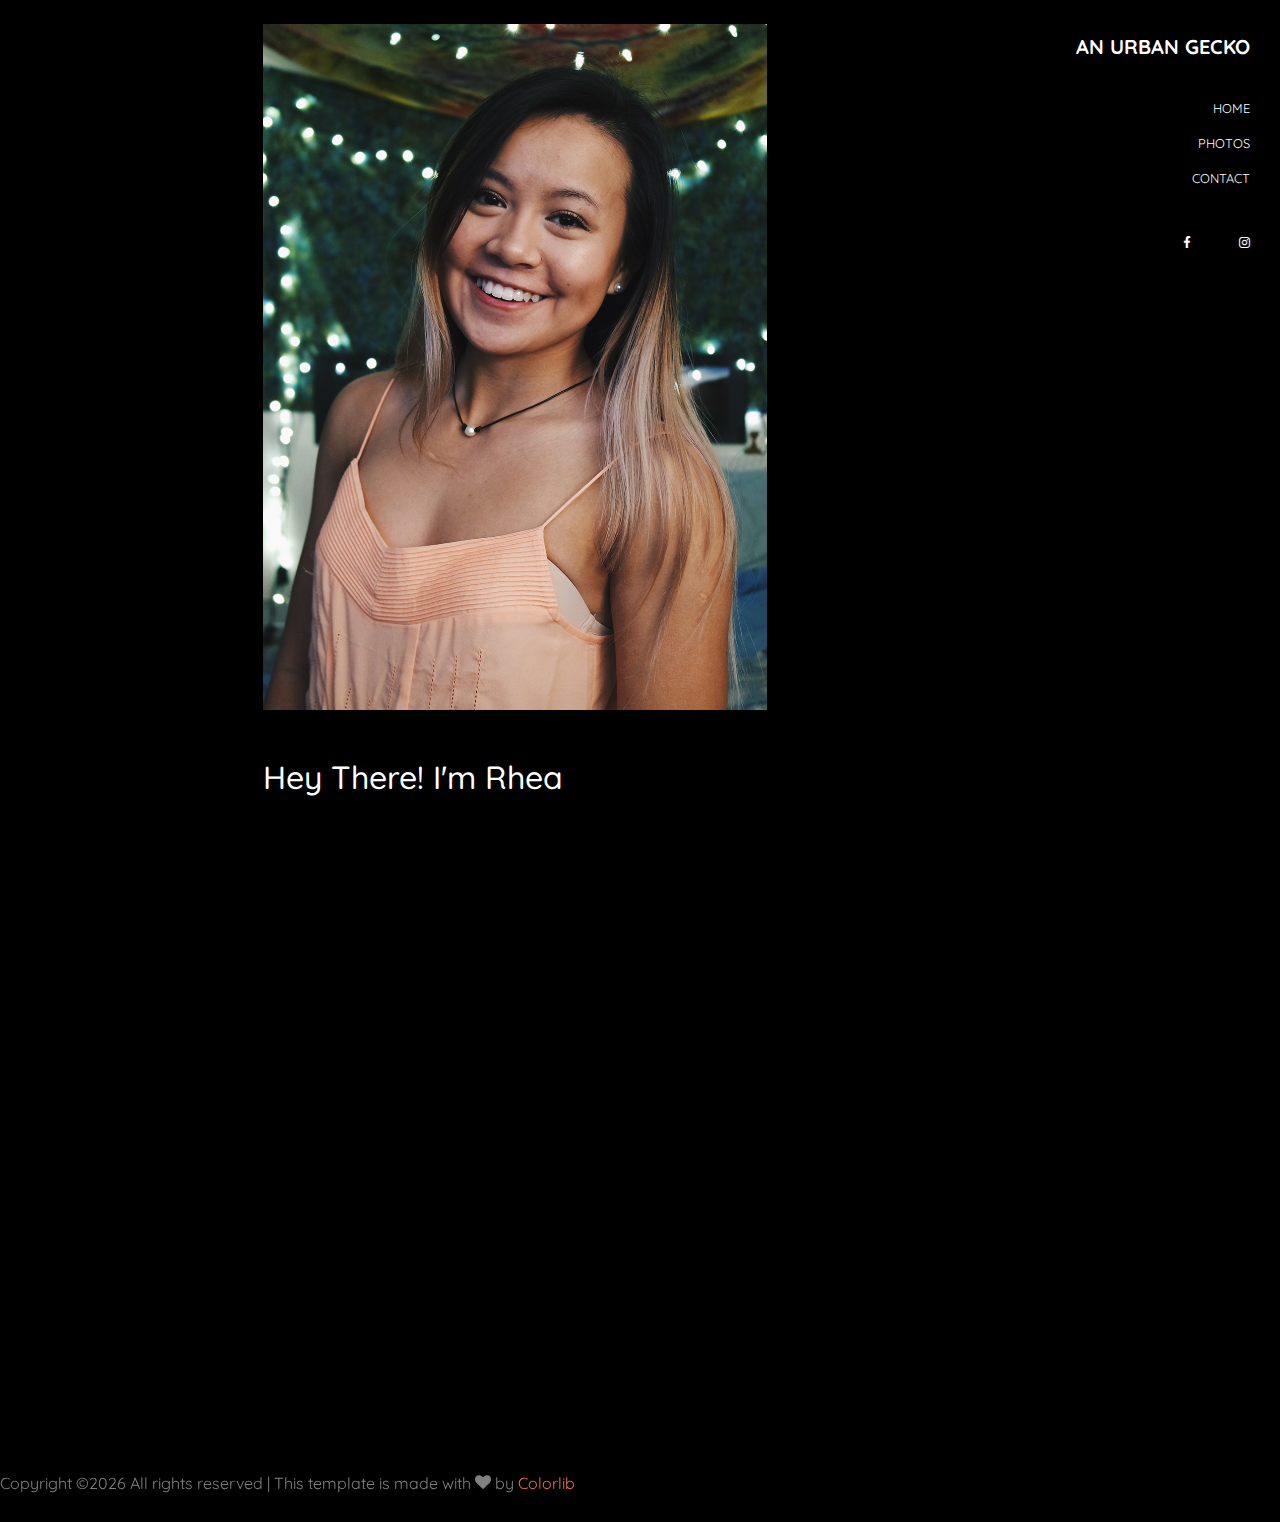
<file: bio.html>
<!DOCTYPE html>
<html lang="en">
  <head>
    <title>Shutter &mdash; Colorlib Website Template</title>
    <meta charset="utf-8">
    <meta name="viewport" content="width=device-width, initial-scale=1, shrink-to-fit=no">

    <link href="https://fonts.googleapis.com/css?family=Quicksand:300,400,500,700,900" rel="stylesheet">
    <link rel="stylesheet" href="fonts/icomoon/style.css">

    <link rel="stylesheet" href="css/bootstrap.min.css">
    <link rel="stylesheet" href="css/magnific-popup.css">
    <link rel="stylesheet" href="css/jquery-ui.css">
    <link rel="stylesheet" href="css/owl.carousel.min.css">
    <link rel="stylesheet" href="css/owl.theme.default.min.css">

    <link rel="stylesheet" href="css/bootstrap-datepicker.css">

    <link rel="stylesheet" href="fonts/flaticon/font/flaticon.css">

    <link rel="stylesheet" href="css/aos.css">
    <link rel="stylesheet" href="css/fancybox.min.css">

    <link rel="stylesheet" href="css/style.css">
    
  </head>
  <body>
  

  <div class="site-wrap">

  <div class="site-mobile-menu">
    <div class="site-mobile-menu-header">
      <div class="site-mobile-menu-close mt-3">
        <span class="icon-close2 js-menu-toggle"></span>
      </div>
    </div>
    <div class="site-mobile-menu-body"></div>
  </div>

  <header class="header-bar d-flex d-lg-block align-items-center" data-aos="fade-left">
    <div class="site-logo">
      <a href="index.html">An Urban Gecko</a>
    </div>
    
    <div class="d-inline-block d-xl-none ml-md-0 ml-auto py-3" style="position: relative; top: 3px;"><a href="#" class="site-menu-toggle js-menu-toggle text-white"><span class="icon-menu h3"></span></a></div>

    <div class="main-menu">
      <ul class="js-clone-nav">
        <li><a href="index.html">Home</a></li>
        <li><a href="photos.html">Photos</a></li>
        <li><a href="contact.html">Contact</a></li>
      </ul>
      <ul class="social js-clone-nav">
        <li><a href="https://www.facebook.com/profile.php?id=100005723467935"><span class="icon-facebook"></span></a></li>
        <li><a href="https://www.linkedin.com/in/rahul-krishna-7297bb148/"><span class="fab fa-linkedin-in" style="color: white;"></span></a></li>
        <li><a href="https://www.instagram.com/krizz_here/"><span class="icon-instagram"></span></a></li>
      </ul>
    </div>
  </header> 
  <main class="main-content">
    <div class="container-fluid photos">
      <div class="row justify-content-center">
        
        <div class="col-md-6 pt-4">
          <figure class="mb-5" data-aos="fade-up">
            <img src="images/img_1.jpg" alt="Image" class="img-fluid">
          </figure>

          <h2 class="text-white mb-4" data-aos="fade-up">Hey There! I'm Rhea</h2>

          <div class="row" data-aos="fade-up">
            <div class="col-md-12">
              <p>Lorem ipsum dolor sit amet, consectetur <a href="#">adipisicing</a> elit. Ipsa explicabo quasi cum, laudantium neque at veniam itaque atque <a href="#">necessitatibus</a> temporibus! Beatae sit soluta magni neque autem, suscipit dolorem, quo alias.</p>
              <p>Similique deserunt sit accusamus ipsum optio. Quia, sapiente saepe culpa ad nemo velit, <a href="#">veritatis</a> numquam impedit voluptate quo tempore. Perferendis suscipit dolores, ducimus esse cupiditate possimus quae quis iusto rem?</p>
              <p>Excepturi soluta maxime velit vitae tempore corporis, aliquid quidem modi libero! Optio minima esse hic repellendus a dolor perferendis dolore impedit quis et! Minus maxime itaque beatae totam eos reiciendis.</p>
              <p class="mb-5">Ad veritatis eos dicta, animi et voluptates iusto, excepturi corporis amet, laboriosam, officiis libero. Odio excepturi aliquid suscipit nobis odit. Tenetur expedita impedit error consequatur sunt voluptatum voluptate voluptatem vitae!</p>

              <p cass="mt-4">Thanks! <br> Rhea M.</p>
            </div>
          </div>
        </div>

      </div>

    
      <div class="footer" style="position: fixed;">
      <div class="row justify-content-center">
        <div class="col-md-12 text-center py-5">
          <p>
        <!-- Link back to Colorlib can't be removed. Template is licensed under CC BY 3.0. -->
        Copyright &copy;<script>document.write(new Date().getFullYear());</script> All rights reserved | This template is made with <i class="icon-heart" aria-hidden="true"></i> by <a href="https://colorlib.com" target="_blank" >Colorlib</a>
        <!-- Link back to Colorlib can't be removed. Template is licensed under CC BY 3.0. -->
      </p>
        </div>
      </div>
    </div>
    </div>
  </main>

</div> <!-- .site-wrap -->

  <script src="js/jquery-3.3.1.min.js"></script>
  <script src="js/jquery-migrate-3.0.1.min.js"></script>
  <script src="js/jquery-ui.js"></script>
  <script src="js/popper.min.js"></script>
  <script src="js/bootstrap.min.js"></script>
  <script src="js/owl.carousel.min.js"></script>
  <script src="js/jquery.stellar.min.js"></script>
  <script src="js/jquery.countdown.min.js"></script>
  <script src="js/jquery.magnific-popup.min.js"></script>
  <script src="js/bootstrap-datepicker.min.js"></script>
  <script src="js/aos.js"></script>

  <script src="js/jquery.fancybox.min.js"></script>

  <script src="js/main.js"></script>
    
  </body>
</html>
</file>
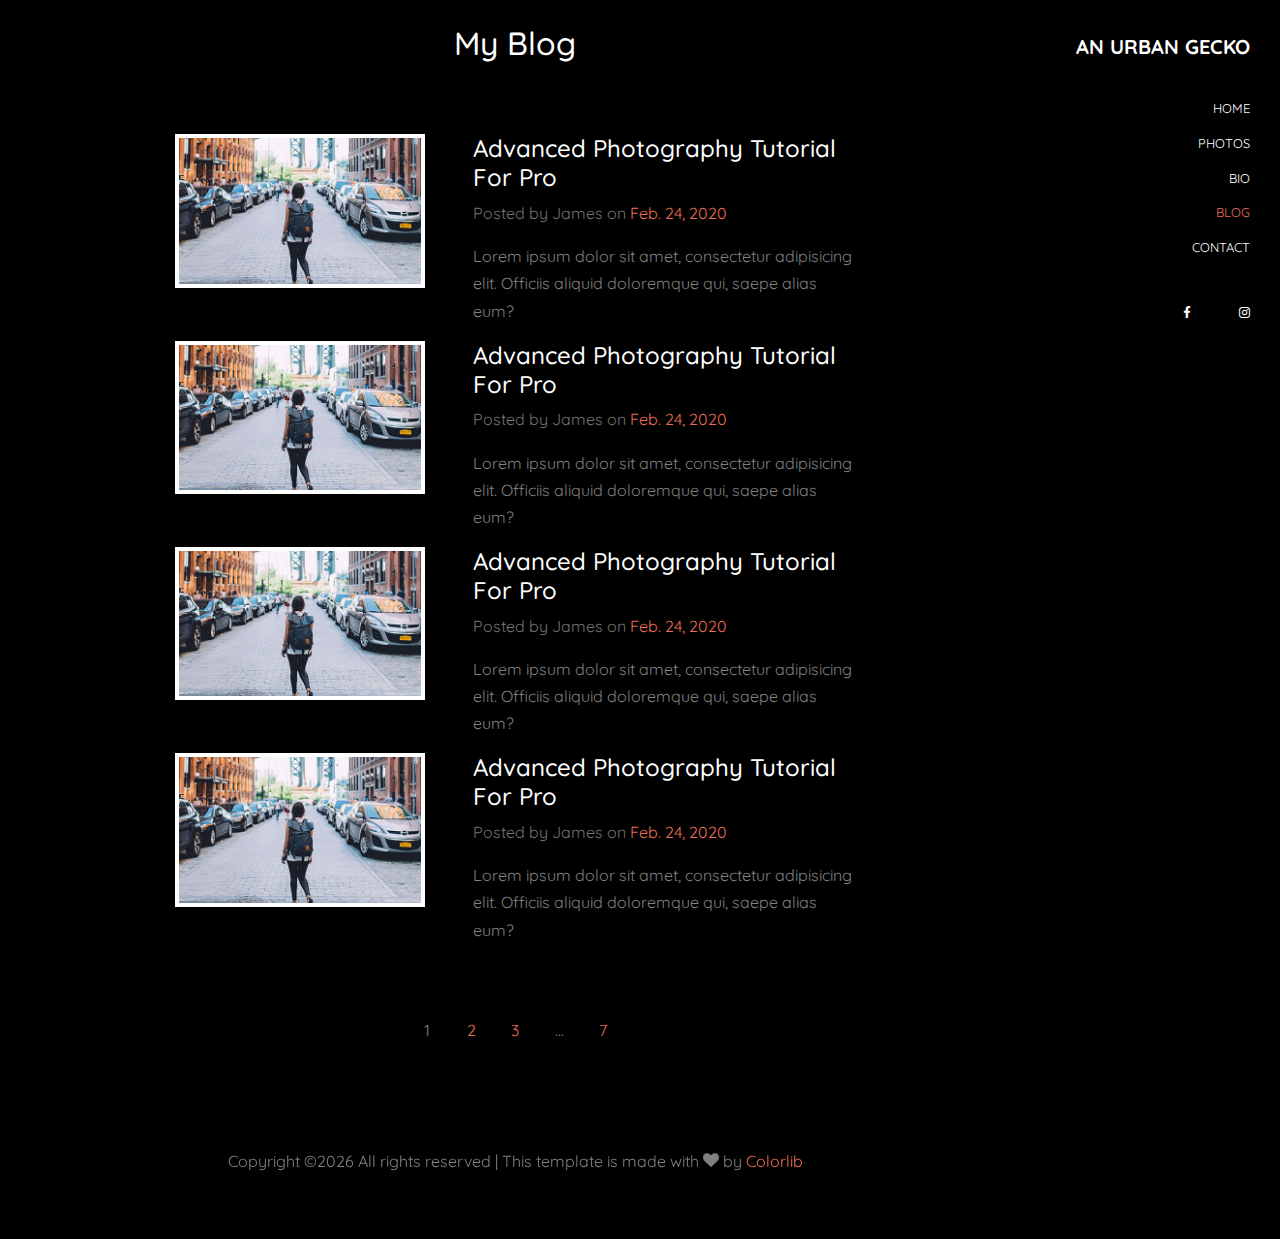
<file: blog.html>
<!DOCTYPE html>
<html lang="en">
  <head>
    <title>Shutter &mdash; Colorlib Website Template</title>
    <meta charset="utf-8">
    <meta name="viewport" content="width=device-width, initial-scale=1, shrink-to-fit=no">

    <link href="https://fonts.googleapis.com/css?family=Quicksand:300,400,500,700,900" rel="stylesheet">
    <link rel="stylesheet" href="fonts/icomoon/style.css">

    <link rel="stylesheet" href="css/bootstrap.min.css">
    <link rel="stylesheet" href="css/magnific-popup.css">
    <link rel="stylesheet" href="css/jquery-ui.css">
    <link rel="stylesheet" href="css/owl.carousel.min.css">
    <link rel="stylesheet" href="css/owl.theme.default.min.css">

    <link rel="stylesheet" href="css/bootstrap-datepicker.css">

    <link rel="stylesheet" href="fonts/flaticon/font/flaticon.css">

    <link rel="stylesheet" href="css/aos.css">
    <link rel="stylesheet" href="css/fancybox.min.css">

    <link rel="stylesheet" href="css/style.css">
    
  </head>
  <body>
  

  <div class="site-wrap">

  <div class="site-mobile-menu">
    <div class="site-mobile-menu-header">
      <div class="site-mobile-menu-close mt-3">
        <span class="icon-close2 js-menu-toggle"></span>
      </div>
    </div>
    <div class="site-mobile-menu-body"></div>
  </div>

  <header class="header-bar d-flex d-lg-block align-items-center">
    <div class="site-logo">
      <a href="index.html">An Urban Gecko</a>
    </div>
    
    <div class="d-inline-block d-xl-none ml-md-0 ml-auto py-3" style="position: relative; top: 3px;"><a href="#" class="site-menu-toggle js-menu-toggle text-white"><span class="icon-menu h3"></span></a></div>

    <div class="main-menu">
      <ul class="js-clone-nav">
        <li><a href="index.html">Home</a></li>
        <li><a href="photos.html">Photos</a></li>
        <li><a href="bio.html">Bio</a></li>
        <li class="active"><a href="blog.html">Blog</a></li>
        <li><a href="contact.html">Contact</a></li>
      </ul>
      <ul class="social js-clone-nav">
        <li><a href="https://www.facebook.com/profile.php?id=100005723467935"><span class="icon-facebook"></span></a></li>
        <li><a href="https://www.linkedin.com/in/rahul-krishna-7297bb148/"><span class="fab fa-linkedin-in" style="color: white;"></span></a></li>
        <li><a href="https://www.instagram.com/an_urban_gecko/"><span class="icon-instagram"></span></a></li>
      </ul>
    </div>
  </header> 
  <main class="main-content">
    <div class="container-fluid photos">
      <div class="row justify-content-center">
        
        <div class="col-md-8 pt-4">
          
          <div class="row mb-5" data-aos="fade-up">
            <div class="col-12">
              <h2 class="text-white mb-4 text-center">My Blog</h2>
            </div>
          </div>

          <div class="row">
            <div class="col-md-12" data-aos="fade-up">
              <div class="d-flex blog-entry align-items-start">
                <div class="mr-5 img-wrap"><a href="#"><img src="images/blog_1.jpg" alt="Image" class="img-fluid"></a></div>
                <div>
                  <h2 class="mt-0 mb-2"><a href="#">Advanced Photography Tutorial For Pro</a></h2>
                  <div class="meta mb-3">Posted by James on <a href="#">Feb. 24, 2020</a></div>
                  <p>Lorem ipsum dolor sit amet, consectetur adipisicing elit. Officiis aliquid doloremque qui, saepe alias eum?</p>
                </div>
              </div>
            </div>

            <div class="col-md-12" data-aos="fade-up">
              <div class="d-flex blog-entry align-items-start">
                <div class="mr-5 img-wrap"><a href="#"><img src="images/blog_1.jpg" alt="Image" class="img-fluid"></a></div>
                <div>
                  <h2 class="mt-0 mb-2"><a href="#">Advanced Photography Tutorial For Pro</a></h2>
                  <div class="meta mb-3">Posted by James on <a href="#">Feb. 24, 2020</a></div>
                  <p>Lorem ipsum dolor sit amet, consectetur adipisicing elit. Officiis aliquid doloremque qui, saepe alias eum?</p>
                </div>
              </div>
            </div>

            <div class="col-md-12" data-aos="fade-up">
              <div class="d-flex blog-entry align-items-start">
                <div class="mr-5 img-wrap"><a href="#"><img src="images/blog_1.jpg" alt="Image" class="img-fluid"></a></div>
                <div>
                  <h2 class="mt-0 mb-2"><a href="#">Advanced Photography Tutorial For Pro</a></h2>
                  <div class="meta mb-3">Posted by James on <a href="#">Feb. 24, 2020</a></div>
                  <p>Lorem ipsum dolor sit amet, consectetur adipisicing elit. Officiis aliquid doloremque qui, saepe alias eum?</p>
                </div>
              </div>
            </div>

            <div class="col-md-12" data-aos="fade-up">
              <div class="d-flex blog-entry align-items-start">
                <div class="mr-5 img-wrap"><a href="#"><img src="images/blog_1.jpg" alt="Image" class="img-fluid"></a></div>
                <div>
                  <h2 class="mt-0 mb-2"><a href="#">Advanced Photography Tutorial For Pro</a></h2>
                  <div class="meta mb-3">Posted by James on <a href="#">Feb. 24, 2020</a></div>
                  <p>Lorem ipsum dolor sit amet, consectetur adipisicing elit. Officiis aliquid doloremque qui, saepe alias eum?</p>
                </div>
              </div>
            </div>  

            <div class="col-12 text-center">
              <div class="custom-pagination">
                <span>1</span>
                <a href="#">2</a>
                <a href="#">3</a>
                <span>...</span>
                <a href="#">7</a>
              </div>
            </div>
          </div>
        </div>

      </div>

      <div class="row justify-content-center">
        <div class="col-md-12 text-center py-5">
          <p>
        <!-- Link back to Colorlib can't be removed. Template is licensed under CC BY 3.0. -->
        Copyright &copy;<script>document.write(new Date().getFullYear());</script> All rights reserved | This template is made with <i class="icon-heart" aria-hidden="true"></i> by <a href="https://colorlib.com" target="_blank" >Colorlib</a>
        <!-- Link back to Colorlib can't be removed. Template is licensed under CC BY 3.0. -->
      </p>
        </div>
      </div>
    </div>
  </main>

</div> <!-- .site-wrap -->

  <script src="js/jquery-3.3.1.min.js"></script>
  <script src="js/jquery-migrate-3.0.1.min.js"></script>
  <script src="js/jquery-ui.js"></script>
  <script src="js/popper.min.js"></script>
  <script src="js/bootstrap.min.js"></script>
  <script src="js/owl.carousel.min.js"></script>
  <script src="js/jquery.stellar.min.js"></script>
  <script src="js/jquery.countdown.min.js"></script>
  <script src="js/jquery.magnific-popup.min.js"></script>
  <script src="js/bootstrap-datepicker.min.js"></script>
  <script src="js/aos.js"></script>

  <script src="js/jquery.fancybox.min.js"></script>

  <script src="js/main.js"></script>
    
  </body>
</html>
</file>
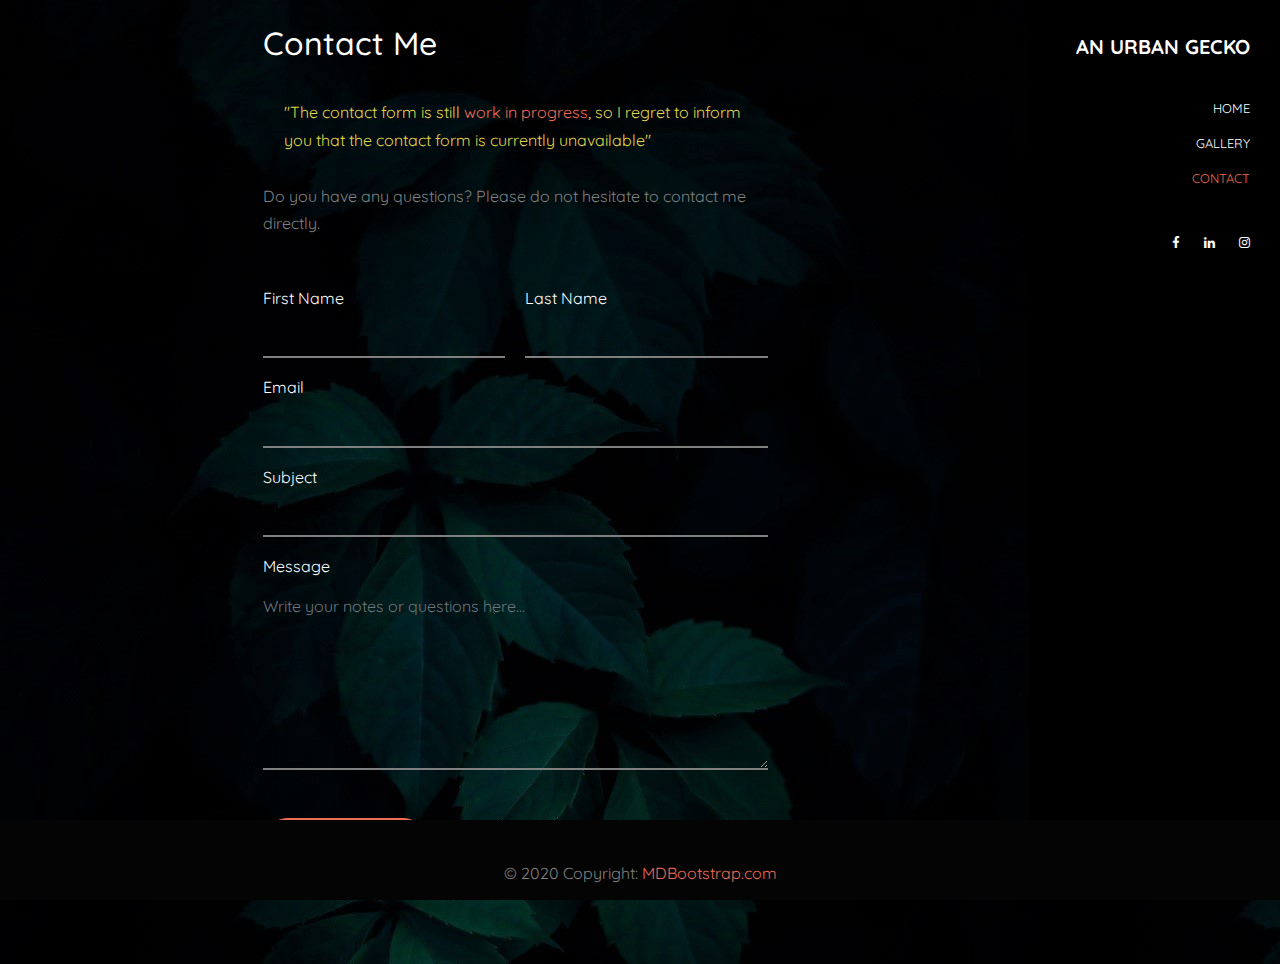
<file: contact.html>
<!DOCTYPE html>
<html lang="en">
  <head>
    <title>An Urban Gecko &mdash; Contact</title>
    <meta charset="utf-8">
    <meta name="viewport" content="width=device-width, initial-scale=1, shrink-to-fit=no">

    <link href="https://fonts.googleapis.com/css?family=Quicksand:300,400,500,700,900" rel="stylesheet">
    <link rel="stylesheet" href="fonts/icomoon/style.css">

    <link rel="stylesheet" href="css/bootstrap.min.css">
    <link rel="stylesheet" href="css/magnific-popup.css">
    <link rel="stylesheet" href="css/jquery-ui.css">
    <link rel="stylesheet" href="css/owl.carousel.min.css">
    <link rel="stylesheet" href="css/owl.theme.default.min.css">

    <link rel="stylesheet" href="css/bootstrap-datepicker.css">

    <link rel="stylesheet" href="fonts/flaticon/font/flaticon.css">

    <link rel="stylesheet" href="css/aos.css">
    <link rel="stylesheet" href="css/fancybox.min.css">

    <link rel="stylesheet" href="css/style.css">
    <link rel="stylesheet" type="text/css" href="index.css">
    
  </head>
  <body class="bg">
  

  <div class="site-wrap">

  <div class="site-mobile-menu">
    <div class="site-mobile-menu-header">
      <div class="site-mobile-menu-close mt-3">
        <span class="icon-close2 js-menu-toggle"></span>
      </div>
    </div>
    <div class="site-mobile-menu-body"></div>
  </div>

  <header class="header-bar d-flex d-lg-block align-items-center" data-aos="fade-left">
    <div class="site-logo">
      <a href="index.html">An Urban Gecko</a>
    </div>
    
    <div class="d-inline-block d-xl-none ml-md-0 ml-auto py-3" style="position: relative; top: 3px;"><a href="#" class="site-menu-toggle js-menu-toggle text-white"><span class="icon-menu h3"></span></a></div>

    <div class="main-menu">
      <ul class="js-clone-nav">
        <li><a href="index.html">Home</a></li>
        <li><a href="photos.html">Gallery</a></li>
        <li class="active"><a href="contact.html">Contact</a></li>
      </ul>
      <ul class="social js-clone-nav">
        <li><a href="https://www.facebook.com/profile.php?id=100005723467935"><span class="icon-facebook"></span></a></li>
        <li><a href="https://www.linkedin.com/in/rahul-krishna-7297bb148/"><span class="icon-linkedin"></span></a></li>
        <li><a href="https://www.instagram.com/krizz_here/"><span class="icon-instagram"></span></a></li>
      </ul>
    </div>
  </header> 
  <main class="main-content">
    <div class="container-fluid photos">
      <div class="row justify-content-center">
        
        <div class="col-md-6 pt-4"  data-aos="fade-up">
          <h2 class="text-white mb-4">Contact Me</h2>
          <p class="alert">"The contact form is still <a href="https://www.google.com/search?sxsrf=ALeKk028me2A9YKmKyabwc3U6GoFRbe6Sg%3A1590434807542&ei=9xvMXv3YIPeR4-EPgOilwAQ&q=work+in+progress+meaning&oq=work+in+progress+mea&gs_lcp=CgZwc3ktYWIQARgBMgcIABBGEP8BMgIIADICCAAyAggAMgIIADICCAAyAggAMgIIADICCAAyAggAOgQIABBHOgQIABBDUJ49WLtGYNlcaABwAXgAgAF9iAG6A5IBAzEuM5gBAKABAaoBB2d3cy13aXo&sclient=psy-ab">work in progress</a>, so I regret to inform you that the contact form is currently unavailable"</p>
          

          <div class="row">
            <div class="col-md-12">
              <p class="mb-5">Do you have any questions? Please do not hesitate to contact me directly.</p>
              

              <div class="row">
                <div class="col-md-12">

                  

                  <form action="rahulkrishna6061@gmail.com">
                    
                    

                    <div class="row form-group">
                      <div class="col-md-6 mb-3 mb-md-0">
                        <label class="text-white" for="fname">First Name</label>
                        <input type="text" id="fname" class="form-control">
                      </div>
                      <div class="col-md-6">
                        <label class="text-white" for="lname">Last Name</label>
                        <input type="text" id="lname" class="form-control">
                      </div>
                    </div>

                    <div class="row form-group">
                      
                      <div class="col-md-12">
                        <label class="text-white" for="email">Email</label> 
                        <input type="email" id="email" class="form-control">
                      </div>
                    </div>

                    <div class="row form-group">
                      
                      <div class="col-md-12">
                        <label class="text-white" for="subject">Subject</label> 
                        <input type="subject" id="subject" class="form-control">
                      </div>
                    </div>

                    <div class="row form-group mb-5">
                      <div class="col-md-12">
                        <label class="text-white" for="message">Message</label> 
                        <textarea name="message" id="message" cols="30" rows="7" class="form-control" placeholder="Write your notes or questions here..."></textarea>
                      </div>
                    </div>

                    <div class="row form-group">
                      <div class="col-md-12">
                        <input type="submit" value="Send Message" class="btn btn-primary btn-md text-white">
                      </div>
                    </div>

        
                  </form>
                </div>
                
              </div>
            </div>
          </div>
        </div>

      </div>

     
        
    </div>
    <div>
    <footer class="page-footer font-small blue pt-4">
      <div class="footer-copyright  py-3">© 2020 Copyright:
        <a href="https://mdbootstrap.com/"> MDBootstrap.com</a>
      </div>
    </footer>
    </div>
  </main>

</div> 

  <script src="js/jquery-3.3.1.min.js"></script>
  <script src="js/jquery-migrate-3.0.1.min.js"></script>
  <script src="js/jquery-ui.js"></script>
  <script src="js/popper.min.js"></script>
  <script src="js/bootstrap.min.js"></script>
  <script src="js/owl.carousel.min.js"></script>
  <script src="js/jquery.stellar.min.js"></script>
  <script src="js/jquery.countdown.min.js"></script>
  <script src="js/jquery.magnific-popup.min.js"></script>
  <script src="js/bootstrap-datepicker.min.js"></script>
  <script src="js/aos.js"></script>

  <script src="js/jquery.fancybox.min.js"></script>

  <script src="js/main.js"></script>
    
  </body>
</html>
</file>
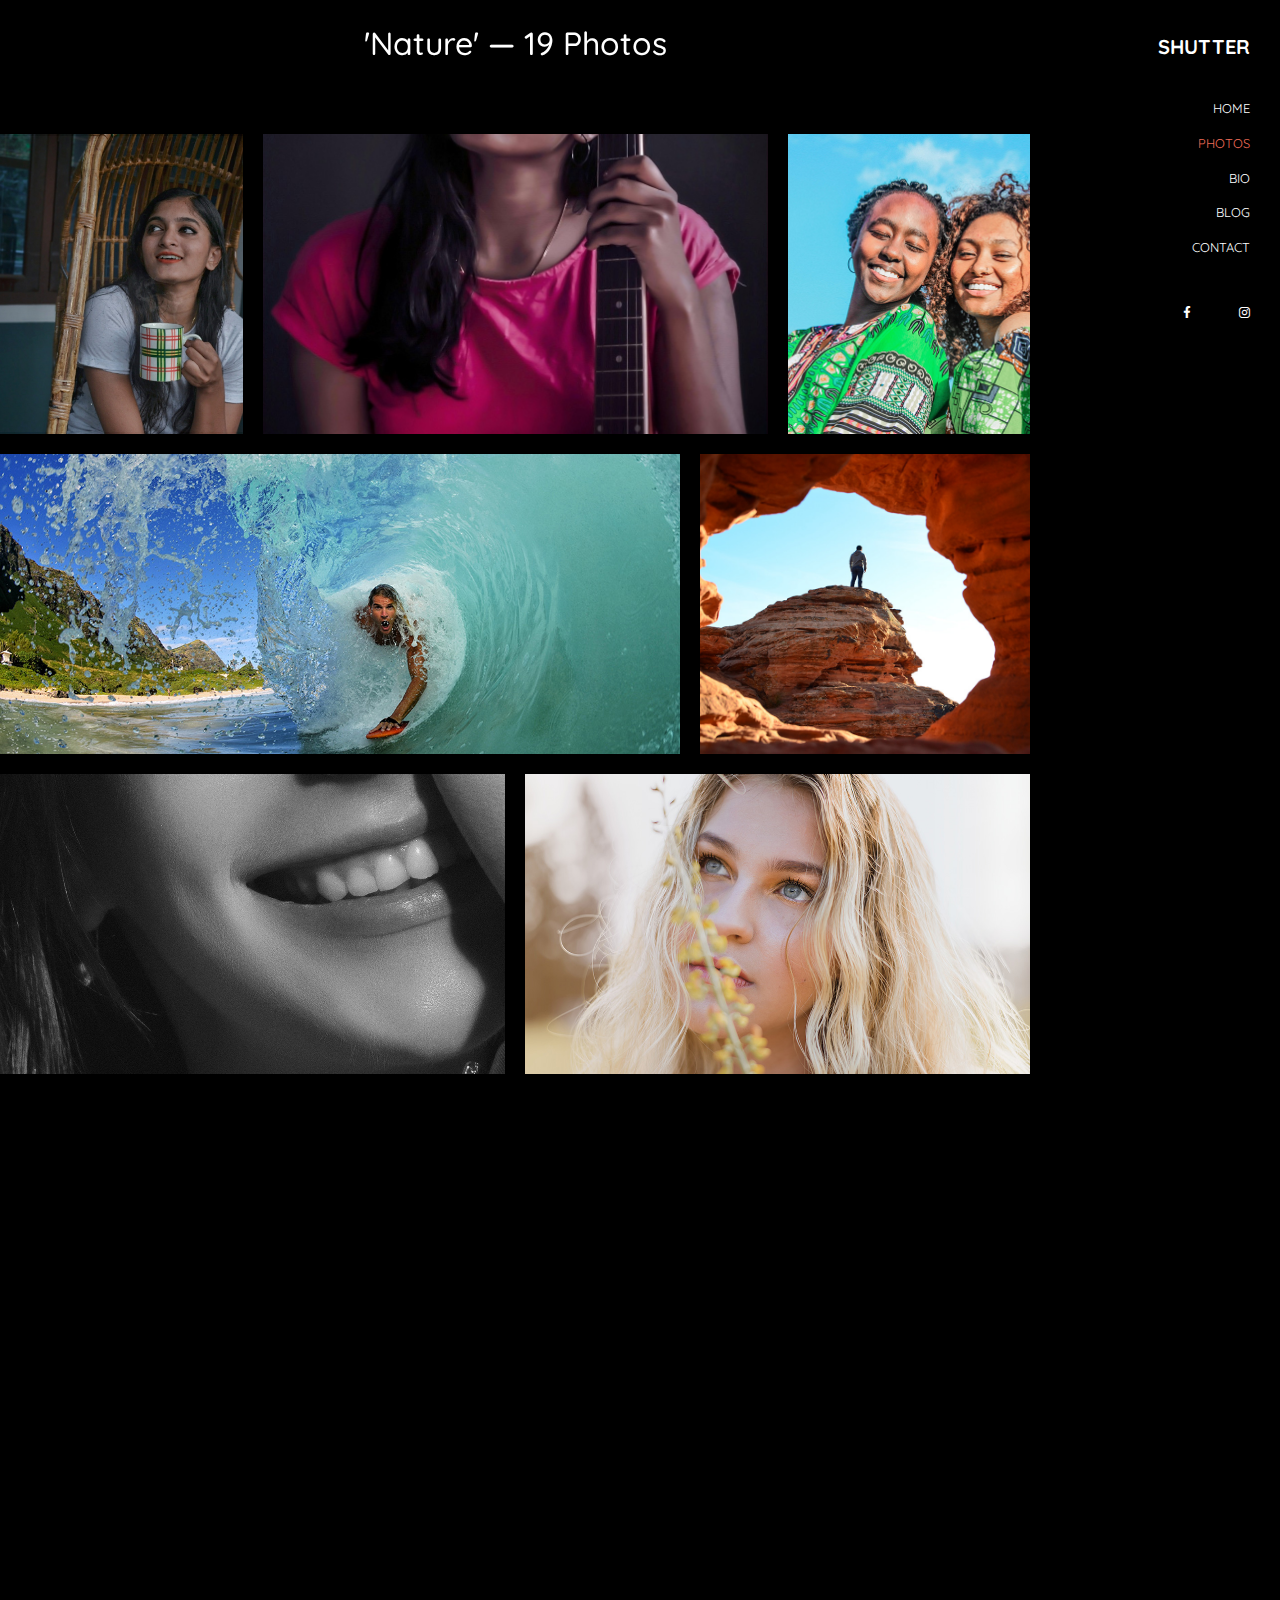
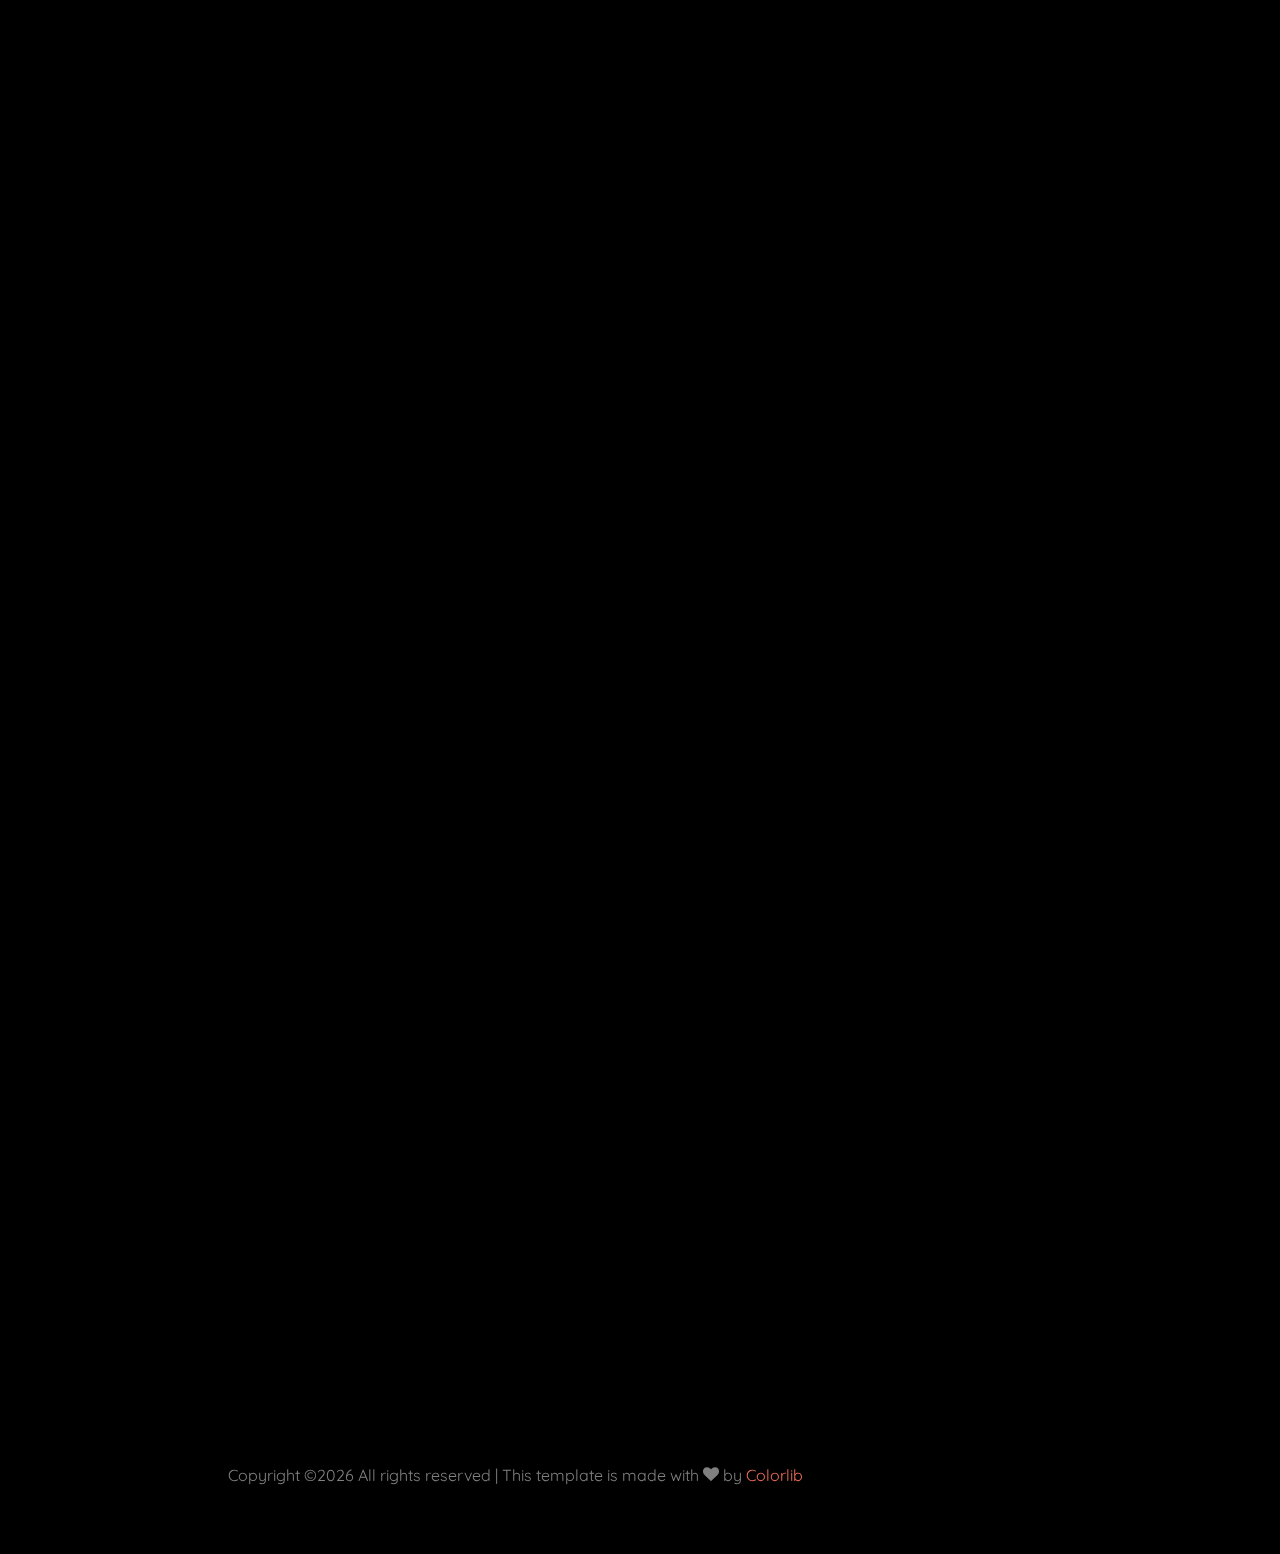
<file: single.html>
<!DOCTYPE html>
<html lang="en">
  <head>
    <title>Shutter &mdash; Colorlib Website Template</title>
    <meta charset="utf-8">
    <meta name="viewport" content="width=device-width, initial-scale=1, shrink-to-fit=no">

    <link href="https://fonts.googleapis.com/css?family=Quicksand:300,400,500,700,900" rel="stylesheet">
    <link rel="stylesheet" href="fonts/icomoon/style.css">

    <link rel="stylesheet" href="css/bootstrap.min.css">
    <link rel="stylesheet" href="css/magnific-popup.css">
    <link rel="stylesheet" href="css/jquery-ui.css">
    <link rel="stylesheet" href="css/owl.carousel.min.css">
    <link rel="stylesheet" href="css/owl.theme.default.min.css">

    <link rel="stylesheet" href="css/bootstrap-datepicker.css">

    <link rel="stylesheet" href="fonts/flaticon/font/flaticon.css">

    <link rel="stylesheet" href="css/aos.css">
    <link rel="stylesheet" href="css/fancybox.min.css">

    <link rel="stylesheet" href="css/style.css">
    
  </head>
  <body>
  

  <div class="site-wrap">

  <div class="site-mobile-menu">
    <div class="site-mobile-menu-header">
      <div class="site-mobile-menu-close mt-3">
        <span class="icon-close2 js-menu-toggle"></span>
      </div>
    </div>
    <div class="site-mobile-menu-body"></div>
  </div>

  <header class="header-bar d-flex d-lg-block align-items-center">
    <div class="site-logo">
      <a href="index.html">Shutter</a>
    </div>
    
    <div class="d-inline-block d-xl-none ml-md-0 ml-auto py-3" style="position: relative; top: 3px;"><a href="#" class="site-menu-toggle js-menu-toggle text-white"><span class="icon-menu h3"></span></a></div>

    <div class="main-menu">
      <ul class="js-clone-nav">
        <li><a href="index.html">Home</a></li>
        <li class="active"><a href="photos.html">Photos</a></li>
        <li><a href="bio.html">Bio</a></li>
        <li><a href="blog.html">Blog</a></li>
        <li><a href="contact.html">Contact</a></li>
      </ul>
      <ul class="social js-clone-nav">
        <li><a href="https://www.facebook.com/profile.php?id=100005723467935"><span class="icon-facebook"></span></a></li>
        <li><a href="https://www.linkedin.com/in/rahul-krishna-7297bb148/"><span class="fab fa-linkedin-in" style="color: white;"></span></a></li>
        <li><a href="https://www.instagram.com/an_urban_gecko/"><span class="icon-instagram"></span></a></li>
      </ul>
    </div>
  </header> 
  <main class="main-content">
    <div class="container-fluid photos">

      <div class="row pt-4 mb-5 text-center">
        <div class="col-12">
          <h2 class="text-white mb-4">'Nature' &mdash; 19 Photos</h2>
        </div>
      </div>

      <div class="row align-items-stretch">
        
        <div class="col-6 col-md-6 col-lg-3" data-aos="fade-up">
          <a href="images/pic-1.jpg" class="d-block photo-item" data-fancybox="gallery">
            <img src="images/pic-1.jpg" alt="Image" class="img-fluid">
            <div class="photo-text-more">
              <span class="icon icon-search"></span>
            </div>
          </a>
        </div>
        <div class="col-6 col-md-6 col-lg-6" data-aos="fade-up" data-aos-delay="100">
          <a href="images/pic-5.jpg" class="d-block photo-item" data-fancybox="gallery">
            <img src="images/pic-5.jpg" alt="Image" class="img-fluid">
            <div class="photo-text-more">
              <span class="icon icon-search"></span>
            </div>
          </a>
        </div>
        <div class="col-6 col-md-6 col-lg-3" data-aos="fade-up" data-aos-delay="200">
          <a href="images/img_3.jpg" class="d-block photo-item" data-fancybox="gallery">
            <img src="images/img_3.jpg" alt="Image" class="img-fluid">
            <div class="photo-text-more">
              <span class="icon icon-search"></span>
            </div>
          </a>
        </div>

        <div class="col-6 col-md-6 col-lg-8" data-aos="fade-up">
          <a href="images/img_4.jpg" class="d-block photo-item" data-fancybox="gallery">
            <img src="images/img_4.jpg" alt="Image" class="img-fluid">
            <div class="photo-text-more">
              <span class="icon icon-search"></span>
            </div>
          </a>
          
        </div>
        <div class="col-6 col-md-6 col-lg-4" data-aos="fade-up" data-aos-delay="100">
          <a href="images/img_5.jpg" class="d-block photo-item" data-fancybox="gallery">
            <img src="images/img_5.jpg" alt="Image" class="img-fluid">
            <div class="photo-text-more">
              <span class="icon icon-search"></span>
            </div>
          </a>
        </div>

        <div class="col-6 col-md-6 col-lg-6" data-aos="fade-up">
          <a href="images/img_6.jpg" class="d-block photo-item" data-fancybox="gallery">
            <img src="images/img_6.jpg" alt="Image" class="img-fluid">
            <div class="photo-text-more">
              <span class="icon icon-search"></span>
            </div>
          </a>
        </div>
        <div class="col-6 col-md-6 col-lg-6" data-aos="fade-up" data-aos-delay="100">
          <a href="images/img_7.jpg" class="d-block photo-item" data-fancybox="gallery">
            <img src="images/img_7.jpg" alt="Image" class="img-fluid">
            <div class="photo-text-more">
              <span class="icon icon-search"></span>
            </div>
          </a>
        </div>


        <div class="col-6 col-md-6 col-lg-4" data-aos="fade-up">
          <a href="images/img_8.jpg" class="d-block photo-item" data-fancybox="gallery">
            <img src="images/img_8.jpg" alt="Image" class="img-fluid">
            <div class="photo-text-more">
              <span class="icon icon-search"></span>
            </div>
          </a>
        </div>
        <div class="col-6 col-md-6 col-lg-4" data-aos="fade-up" data-aos-delay="100">
          <a href="images/img_9.jpg" class="d-block photo-item" data-fancybox="gallery">
            <img src="images/img_9.jpg" alt="Image" class="img-fluid">
            <div class="photo-text-more">
              <span class="icon icon-search"></span>
            </div>
          </a>
        </div>
        <div class="col-6 col-md-6 col-lg-4" data-aos="fade-up" data-aos-delay="200">
          <a href="images/img_10.jpg" class="d-block photo-item" data-fancybox="gallery">
            <img src="images/img_10.jpg" alt="Image" class="img-fluid">
            <div class="photo-text-more">
              <span class="icon icon-search"></span>
            </div>
          </a>
        </div>


        <div class="col-6 col-md-6 col-lg-3" data-aos="fade-up">
          <a href="images/img_1.jpg" class="d-block photo-item" data-fancybox="gallery">
            <img src="images/img_1.jpg" alt="Image" class="img-fluid">
            <div class="photo-text-more">
              <span class="icon icon-search"></span>
            </div>
          </a>
        </div>
        <div class="col-6 col-md-6 col-lg-6" data-aos="fade-up" data-aos-delay="100">
          <a href="images/img_2.jpg" class="d-block photo-item" data-fancybox="gallery">
            <img src="images/img_2.jpg" alt="Image" class="img-fluid">
            <div class="photo-text-more">
              <span class="icon icon-search"></span>
            </div>
          </a>
        </div>
        <div class="col-6 col-md-6 col-lg-3" data-aos="fade-up" data-aos-delay="200">
          <a href="images/img_3.jpg" class="d-block photo-item" data-fancybox="gallery">
            <img src="images/img_3.jpg" alt="Image" class="img-fluid">
            <div class="photo-text-more">
              <span class="icon icon-search"></span>
            </div>
          </a>
        </div>

        <div class="col-6 col-md-6 col-lg-8" data-aos="fade-up">
          <a href="images/img_4.jpg" class="d-block photo-item" data-fancybox="gallery">
            <img src="images/img_4.jpg" alt="Image" class="img-fluid">
            <div class="photo-text-more">
              <span class="icon icon-search"></span>
            </div>
          </a>
        </div>
        <div class="col-6 col-md-6 col-lg-4" data-aos="fade-up" data-aos-delay="100">
          <a href="images/img_5.jpg" class="d-block photo-item" data-fancybox="gallery">
            <img src="images/img_5.jpg" alt="Image" class="img-fluid">
            <div class="photo-text-more">
              <span class="icon icon-search"></span>
            </div>
          </a>
        </div>

        <div class="col-6 col-md-6 col-lg-6" data-aos="fade-up">
          <a href="images/img_6.jpg" class="d-block photo-item" data-fancybox="gallery">
            <img src="images/img_6.jpg" alt="Image" class="img-fluid">
            <div class="photo-text-more">
              <span class="icon icon-search"></span>
            </div>
          </a>
        </div>
        <div class="col-6 col-md-6 col-lg-6" data-aos="fade-up" data-aos-delay="100">
          <a href="images/img_7.jpg" class="d-block photo-item" data-fancybox="gallery">
            <img src="images/img_7.jpg" alt="Image" class="img-fluid">
            <div class="photo-text-more">
              <span class="icon icon-search"></span>
            </div>
          </a>
        </div>


        <div class="col-6 col-md-6 col-lg-4" data-aos="fade-up">
          <a href="images/img_8.jpg" class="d-block photo-item" data-fancybox="gallery">
            <img src="images/img_8.jpg" alt="Image" class="img-fluid">
            <div class="photo-text-more">
              <span class="icon icon-search"></span>
            </div>
          </a>
        </div>
        <div class="col-6 col-md-6 col-lg-8" data-aos="fade-up" data-aos-delay="100">
          <a href="images/img_9.jpg" class="d-block photo-item" data-fancybox="gallery">
            <img src="images/img_9.jpg" alt="Image" class="img-fluid">
            <div class="photo-text-more">
              <span class="icon icon-search"></span>
            </div>
          </a>
        </div>
        
        <div class="col-6 col-md-6 col-lg-4" data-aos="fade-up">
          <a href="my-photos.html" class="d-block photo-item">
            <img src="images/me-4.jpg" alt="Image" class="img-fluid">
            <div class="photo-text-more">
              <div class="photo-text-more">
            </div>
            </div>
          </a>
        </div>

      </div>


      <div class="row justify-content-center">
        <div class="col-md-12 text-center py-5">
          <p>
        <!-- Link back to Colorlib can't be removed. Template is licensed under CC BY 3.0. -->
        Copyright &copy;<script>document.write(new Date().getFullYear());</script> All rights reserved | This template is made with <i class="icon-heart" aria-hidden="true"></i> by <a href="https://colorlib.com" target="_blank" >Colorlib</a>
        <!-- Link back to Colorlib can't be removed. Template is licensed under CC BY 3.0. -->
      </p>
        </div>
      </div>
    </div>
  </main>

</div> <!-- .site-wrap -->

  <script src="js/jquery-3.3.1.min.js"></script>
  <script src="js/jquery-migrate-3.0.1.min.js"></script>
  <script src="js/jquery-ui.js"></script>
  <script src="js/popper.min.js"></script>
  <script src="js/bootstrap.min.js"></script>
  <script src="js/owl.carousel.min.js"></script>
  <script src="js/jquery.stellar.min.js"></script>
  <script src="js/jquery.countdown.min.js"></script>
  <script src="js/jquery.magnific-popup.min.js"></script>
  <script src="js/bootstrap-datepicker.min.js"></script>
  <script src="js/aos.js"></script>

  <script src="js/jquery.fancybox.min.js"></script>

  <script src="js/main.js"></script>
    
  </body>
</html>
</file>
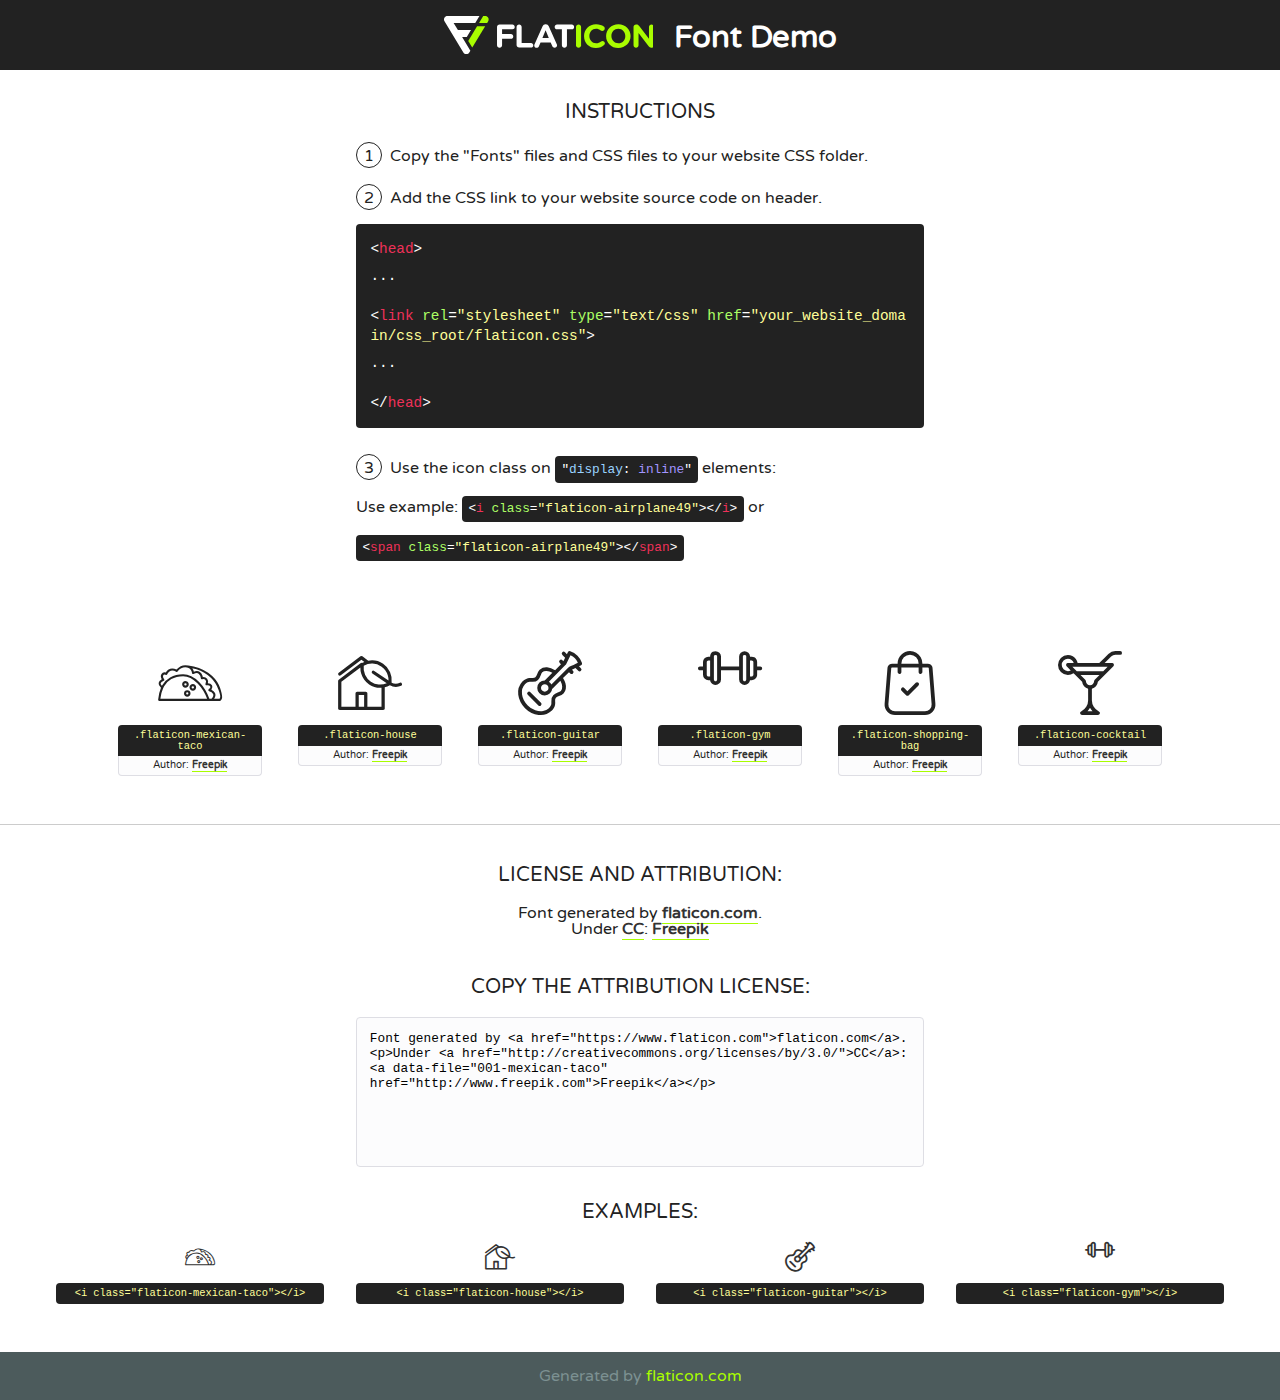
<file: fonts/flaticon/font/flaticon.html>
<!DOCTYPE html>
<!--
  Flaticon icon font: Flaticon
  Creation date: 11/02/2019 11:47
-->
<html>
<!DOCTYPE html>
<html>

<head>
    <title>Flaticon WebFont</title>
    <link href="http://fonts.googleapis.com/css?family=Varela+Round" rel="stylesheet" type="text/css" />
    <link rel="stylesheet" type="text/css" href="flaticon.css">
    <meta charset="UTF-8">
    <style>
    html, body, div, span, applet, object, iframe,
    h1, h2, h3, h4, h5, h6, p, blockquote, pre,
    a, abbr, acronym, address, big, cite, code,
    del, dfn, em, img, ins, kbd, q, s, samp,
    small, strike, strong, sub, sup, tt, var,
    b, u, i, center,
    dl, dt, dd, ol, ul, li,
    fieldset, form, label, legend,
    table, caption, tbody, tfoot, thead, tr, th, td,
    article, aside, canvas, details, embed, 
    figure, figcaption, footer, header, hgroup, 
    menu, nav, output, ruby, section, summary,
    time, mark, audio, video {
        margin: 0;
        padding: 0;
        border: 0;
        font-size: 100%;
        font: inherit;
        vertical-align: baseline;
    }
    /* HTML5 display-role reset for older browsers */
    article, aside, details, figcaption, figure, 
    footer, header, hgroup, menu, nav, section {
        display: block;
    }
    body {
        line-height: 1;
    }
    ol, ul {
        list-style: none;
    }
    blockquote, q {
        quotes: none;
    }
    blockquote:before, blockquote:after,
    q:before, q:after {
        content: '';
        content: none;
    }
    table {
        border-collapse: collapse;
        border-spacing: 0;
    }
    body {
        font-family: 'Varela Round', Helvetica, Arial, sans-serif;
        font-size: 16px;
        color: #222;
    }
    a {
        color: #333;
        border-bottom: 1px solid #a9fd00;
        font-weight: bold;
        text-decoration: none;
    }
    * {
        -moz-box-sizing: border-box;
        -webkit-box-sizing: border-box;
        box-sizing: border-box;
        margin: 0;
        padding: 0;
    }
    [class^="flaticon-"]:before, [class*=" flaticon-"]:before, [class^="flaticon-"]:after, [class*=" flaticon-"]:after {
        font-family: Flaticon;
        font-size: 30px;
        font-style: normal;
        margin-left: 20px;
        color: #333;
    }
    .wrapper {
        max-width: 600px;
        margin: auto;
        padding: 0 1em;
    }
    .title {
        font-size: 1.25em;
        text-align: center;
        margin-bottom: 1em;
        text-transform: uppercase;
    }
    header {
        text-align: center;
        background-color: #222;
        color: #fff;
        padding: 1em;
    }
    header .logo {
        width: 210px;
        height: 38px;
        display: inline-block;
        vertical-align: middle;
        margin-right: 1em;
        border: none;
    }
    header strong {
        font-size: 1.95em;
        font-weight: bold;
        vertical-align: middle;
        margin-top: 5px;
        display: inline-block;
    }
    .demo {
        margin: 2em auto;
        line-height: 1.25em;
    }
    .demo ul li {
        margin-bottom: 1em;
    }
    .demo ul li .num {
        color: #222;
        border-radius: 20px;
        display: inline-block;
        width: 26px;
        padding: 3px;
        height: 26px;
        text-align: center;
        margin-right: 0.5em;
        border: 1px solid #222;
    }
    .demo ul li code {
        background-color: #222;
        border-radius: 4px;
        padding: 0.25em 0.5em;
        display: inline-block;
        color: #fff;
        font-family: Consolas,Monaco,Lucida Console,Liberation Mono,DejaVu Sans Mono,Bitstream Vera Sans Mono,Courier New, monospace;
        font-weight: lighter;
        margin-top: 1em;
        font-size: 0.8em;
        word-break: break-all;
    }
    .demo ul li code.big {
        padding: 1em;
        font-size: 0.9em;
    }
    .demo ul li code .red {
        color: #EF3159;
    }
    .demo ul li code .green {
        color: #ACFF65;
    }
    .demo ul li code .yellow {
        color: #FFFF99;
    }
    .demo ul li code .blue {
        color: #99D3FF;
    }
    .demo ul li code .purple {
        color: #A295FF;
    }
    .demo ul li code .dots {
        margin-top: 0.5em;
        display: block;
    }
    #glyphs {
        border-bottom: 1px solid #ccc;
        padding: 2em 0;
        text-align: center;
    }
    .glyph {
        display: inline-block;
        width: 9em;
        margin: 1em;
        text-align: center;
        vertical-align: top;
        background: #FFF;
    }
    .glyph .glyph-icon {
        padding: 10px;
        display: block;
        font-family:"Flaticon";
        font-size: 64px;
        line-height: 1;
    }
    .glyph .glyph-icon:before {
        font-size: 64px;
        color: #222;
        margin-left: 0;
    }
    .class-name {
        font-size: 0.65em;
        background-color: #222;
        color: #fff;
        border-radius: 4px 4px 0 0;
        padding: 0.5em;
        color: #FFFF99;
        font-family: Consolas,Monaco,Lucida Console,Liberation Mono,DejaVu Sans Mono,Bitstream Vera Sans Mono,Courier New, monospace;
    }
    .author-name {
        font-size: 0.6em;
        background-color: #fcfcfd;
        border: 1px solid #DEDEE4;
        border-top: 0;
        border-radius: 0 0 4px 4px;
        padding: 0.5em;
    }
    .class-name:last-child {
        font-size: 10px;
        color:#888;
    }
    .class-name:last-child a {
        font-size: 10px;
        color:#555;
    }
    .class-name:last-child a:hover {
        color:#a9fd00;
    }
    .glyph > input {
        display: block;
        width: 100px;
        margin: 5px auto;
        text-align: center;
        font-size: 12px;
        cursor: text;
    }
    .glyph > input.icon-input {
        font-family:"Flaticon";
        font-size: 16px;
        margin-bottom: 10px;
    }
    .attribution .title {
        margin-top: 2em;
    }
    .attribution textarea {
        background-color: #fcfcfd;
        padding: 1em;
        border: none;
        box-shadow: none;
        border: 1px solid #DEDEE4;
        border-radius: 4px;
        resize: none;
        width: 100%;
        height: 150px;
        font-size: 0.8em;
        font-family: Consolas,Monaco,Lucida Console,Liberation Mono,DejaVu Sans Mono,Bitstream Vera Sans Mono,Courier New, monospace;
        -webkit-appearance: none;
    }
    .iconsuse {
        margin: 2em auto;
        text-align: center;
        max-width: 1200px;
    }
    .iconsuse:after {
        content: '';
        display: table;
        clear: both;
    }
    .iconsuse .image {
        float: left;
        width: 25%;
        padding: 0 1em;
    }
    .iconsuse .image p {
        margin-bottom: 1em;
    }
    .iconsuse .image span {
        display: block;
        font-size: 0.65em;
        background-color: #222;
        color: #fff;
        border-radius: 4px;
        padding: 0.5em;
        color: #FFFF99;
        margin-top: 1em;
        font-family: Consolas,Monaco,Lucida Console,Liberation Mono,DejaVu Sans Mono,Bitstream Vera Sans Mono,Courier New, monospace;
    }
    #footer {
        text-align: center;
        background-color: #4C5B5C;
        color: #7c9192;
        padding: 1em;
    }
    #footer a {
        border: none;
        color: #a9fd00;
        font-weight: normal;
    }
    @media (max-width: 960px) {
        .iconsuse .image {
            width: 50%;
        }
    }
    @media (max-width: 560px) {
        .iconsuse .image {
            width: 100%;
        }
    }
    </style>
</head>

<body class="characters-off">

    <header>
        <a href="https://www.flaticon.com" target="_blank" class="logo">
            <svg version="1.1" xmlns="http://www.w3.org/2000/svg" xmlns:xlink="http://www.w3.org/1999/xlink" xmlns:a="http://ns.adobe.com/AdobeSVGViewerExtensions/3.0/" viewBox="0 0 560.875 102.036" enable-background="new 0 0 560.875 102.036" xml:space="preserve">
                <defs>
                </defs>
                <g>
                    <g class="letters">
                        <path fill="#ffffff" d="M141.596,29.675c0-3.777,2.985-6.767,6.764-6.767h34.438c3.426,0,6.15,2.728,6.15,6.15
                        c0,3.43-2.724,6.149-6.15,6.149h-27.674v13.091h23.719c3.429,0,6.151,2.724,6.151,6.15c0,3.43-2.723,6.149-6.151,6.149h-23.719
                        v17.574c0,3.773-2.986,6.761-6.764,6.761c-3.779,0-6.764-2.989-6.764-6.761V29.675z"></path>
                        <path fill="#ffffff" d="M193.844,29.149c0-3.781,2.985-6.767,6.764-6.767c3.776,0,6.763,2.985,6.763,6.767v42.957h25.039
                        c3.426,0,6.149,2.726,6.149,6.153c0,3.425-2.723,6.15-6.149,6.15h-31.802c-3.779,0-6.764-2.986-6.764-6.768V29.149z"></path>
                        <path fill="#ffffff" d="M241.891,75.71l21.438-48.407c1.492-3.341,4.215-5.357,7.906-5.357h0.792
                        c3.686,0,6.323,2.017,7.815,5.357l21.439,48.407c0.436,0.967,0.701,1.845,0.701,2.723c0,3.602-2.809,6.501-6.414,6.501
                        c-3.161,0-5.269-1.845-6.499-4.655l-4.132-9.661h-27.059l-4.301,10.102c-1.144,2.631-3.426,4.214-6.237,4.214
                        c-3.517,0-6.24-2.81-6.24-6.325C241.1,77.64,241.451,76.677,241.891,75.71z M279.932,58.666l-8.521-20.297l-8.526,20.297H279.932
                        z"></path>
                        <path fill="#ffffff" d="M314.864,35.387H301.86c-3.429,0-6.239-2.813-6.239-6.238c0-3.429,2.811-6.24,6.239-6.24h39.533
                        c3.426,0,6.237,2.811,6.237,6.24c0,3.425-2.811,6.238-6.237,6.238h-13.001v42.785c0,3.773-2.99,6.761-6.764,6.761
                        c-3.779,0-6.764-2.989-6.764-6.761V35.387z"></path>
                        <path fill="#A9FD00" d="M352.615,29.149c0-3.781,2.985-6.767,6.767-6.767c3.774,0,6.761,2.985,6.761,6.767v49.024
                        c0,3.773-2.987,6.761-6.761,6.761c-3.781,0-6.767-2.989-6.767-6.761V29.149z"></path>
                        <path fill="#A9FD00" d="M374.132,53.836v-0.179c0-17.481,13.178-31.801,32.065-31.801c9.22,0,15.459,2.458,20.557,6.238
                        c1.402,1.054,2.637,2.985,2.637,5.357c0,3.692-2.985,6.59-6.681,6.59c-1.845,0-3.071-0.702-4.044-1.319
                        c-3.776-2.813-7.729-4.393-12.562-4.393c-10.364,0-17.831,8.611-17.831,19.154v0.173c0,10.542,7.291,19.329,17.831,19.329
                        c5.715,0,9.492-1.756,13.359-4.834c1.049-0.874,2.458-1.491,4.039-1.491c3.429,0,6.325,2.813,6.325,6.236
                        c0,2.106-1.056,3.78-2.282,4.834c-5.539,4.834-12.036,7.733-21.878,7.733C387.572,85.464,374.132,71.493,374.132,53.836z"></path>
                        <path fill="#A9FD00" d="M433.009,53.836v-0.179c0-17.481,13.79-31.801,32.766-31.801c18.981,0,32.592,14.143,32.592,31.628v0.173
                        c0,17.483-13.785,31.807-32.769,31.807C446.625,85.464,433.009,71.32,433.009,53.836z M484.224,53.836v-0.179
                        c0-10.539-7.725-19.326-18.626-19.326c-10.893,0-18.449,8.611-18.449,19.154v0.173c0,10.542,7.73,19.329,18.626,19.329
                        C476.676,72.986,484.224,64.378,484.224,53.836z"></path>
                        <path fill="#A9FD00" d="M506.233,29.321c0-3.774,2.99-6.763,6.767-6.763h1.401c3.252,0,5.183,1.583,7.029,3.953l26.093,34.265
                        V29.059c0-3.692,2.99-6.677,6.681-6.677c3.683,0,6.671,2.985,6.671,6.677v48.934c0,3.78-2.987,6.765-6.764,6.765h-0.436
                        c-3.257,0-5.188-1.581-7.034-3.953l-27.056-35.492v32.944c0,3.687-2.985,6.676-6.678,6.676c-3.683,0-6.673-2.989-6.673-6.676
                        V29.321z"></path>
                    </g>
                    <g class="insignia">
                        <path fill="#ffffff" d="M48.372,56.137h12.517l11.156-18.537H37.186L25.688,18.539h57.825L94.668,0H9.271
                        C5.925,0,2.842,1.801,1.198,4.716c-1.644,2.907-1.593,6.482,0.134,9.343l50.38,83.501c1.678,2.781,4.689,4.476,7.938,4.476
                        c3.246,0,6.257-1.695,7.935-4.476l2.898-4.804L48.372,56.137z"></path>
                        <g class="i">
                            <path fill="#A9FD00" d="M93.575,18.539h0.031v0.004l21.652,0.004l2.705-4.488c1.727-2.861,1.778-6.436,0.133-9.343
                            C116.454,1.801,113.371,0,110.026,0h-5.294L93.575,18.539z"></path>
                            <polygon fill="#A9FD00" points="88.291,27.356 64.725,66.486 75.519,84.404 109.942,27.356"></polygon>
                        </g>
                    </g>
                </g>
            </svg>
        </a>
        <strong>Font Demo</strong>
    </header>


    <section class="demo wrapper">

        <p class="title">Instructions</p>

        <ul>
            <li>
                <span class="num">1</span>Copy the "Fonts" files and CSS files to your website CSS folder.
            </li>
            <li>
                <span class="num">2</span>Add the CSS link to your website source code on header.
                <code class="big">
                    &lt;<span class="red">head</span>&gt;
                    <br/><span class="dots">...</span>
                    <br/>&lt;<span class="red">link</span> <span class="green">rel</span>=<span class="yellow">"stylesheet"</span> <span class="green">type</span>=<span class="yellow">"text/css"</span> <span class="green">href</span>=<span class="yellow">"your_website_domain/css_root/flaticon.css"</span>&gt;
                    <br/><span class="dots">...</span>
                    <br/>&lt;/<span class="red">head</span>&gt;
                </code>
            </li>

            <li>
                <p>
                    <span class="num">3</span>Use the icon class on <code>"<span class="blue">display</span>:<span class="purple"> inline</span>"</code> elements:
                    <br />
                    Use example: <code>&lt;<span class="red">i</span> <span class="green">class</span>=<span class="yellow">&quot;flaticon-airplane49&quot;</span>&gt;&lt;/<span class="red">i</span>&gt;</code> or <code>&lt;<span class="red">span</span> <span class="green">class</span>=<span class="yellow">&quot;flaticon-airplane49&quot;</span>&gt;&lt;/<span class="red">span</span>&gt;</code>
            </li>
        </ul>

    </section>




   <section id="glyphs">          
    
      
        <div class="glyph"><div class="glyph-icon flaticon-mexican-taco"></div>
            <div class="class-name">.flaticon-mexican-taco</div>
            <div class="author-name">Author: <a data-file="001-mexican-taco" href="http://www.freepik.com">Freepik</a> </div> 
        </div>        
        
        <div class="glyph"><div class="glyph-icon flaticon-house"></div>
            <div class="class-name">.flaticon-house</div>
            <div class="author-name">Author: <a data-file="002-house" href="http://www.freepik.com">Freepik</a> </div> 
        </div>        
        
        <div class="glyph"><div class="glyph-icon flaticon-guitar"></div>
            <div class="class-name">.flaticon-guitar</div>
            <div class="author-name">Author: <a data-file="003-guitar" href="http://www.freepik.com">Freepik</a> </div> 
        </div>        
        
        <div class="glyph"><div class="glyph-icon flaticon-gym"></div>
            <div class="class-name">.flaticon-gym</div>
            <div class="author-name">Author: <a data-file="004-gym" href="http://www.freepik.com">Freepik</a> </div> 
        </div>        
        
        <div class="glyph"><div class="glyph-icon flaticon-shopping-bag"></div>
            <div class="class-name">.flaticon-shopping-bag</div>
            <div class="author-name">Author: <a data-file="005-shopping-bag" href="http://www.freepik.com">Freepik</a> </div> 
        </div>        
        
        <div class="glyph"><div class="glyph-icon flaticon-cocktail"></div>
            <div class="class-name">.flaticon-cocktail</div>
            <div class="author-name">Author: <a data-file="006-cocktail" href="http://www.freepik.com">Freepik</a> </div> 
        </div>        
        

    </section>



    <section class="attribution wrapper"   style="text-align:center;">

      <div class="title">License and attribution:</div><div class="attrDiv">Font generated by <a href="https://www.flaticon.com">flaticon.com</a>. <div><p>Under <a href="http://creativecommons.org/licenses/by/3.0/">CC</a>: <a data-file="001-mexican-taco" href="http://www.freepik.com">Freepik</a></p>  </div>
      </div>
      <div class="title">Copy the Attribution License:</div>

    <textarea onclick="this.focus();this.select();">Font generated by &lt;a href=&quot;https://www.flaticon.com&quot;&gt;flaticon.com&lt;/a&gt;. <p>Under <a href="http://creativecommons.org/licenses/by/3.0/">CC</a>: <a data-file="001-mexican-taco" href="http://www.freepik.com">Freepik</a></p>  
     </textarea>

    </section>

    <section class="iconsuse">

          <div class="title">Examples:</div>            
             
            <div class="image">
                <p>
                    <i class="glyph-icon flaticon-mexican-taco"></i> 
                    <span>&lt;i class=&quot;flaticon-mexican-taco&quot;&gt;&lt;/i&gt;</span>
                </p>
            </div>
            
            <div class="image">
                <p>
                    <i class="glyph-icon flaticon-house"></i> 
                    <span>&lt;i class=&quot;flaticon-house&quot;&gt;&lt;/i&gt;</span>
                </p>
            </div>
            
            <div class="image">
                <p>
                    <i class="glyph-icon flaticon-guitar"></i> 
                    <span>&lt;i class=&quot;flaticon-guitar&quot;&gt;&lt;/i&gt;</span>
                </p>
            </div>
            
            <div class="image">
                <p>
                    <i class="glyph-icon flaticon-gym"></i> 
                    <span>&lt;i class=&quot;flaticon-gym&quot;&gt;&lt;/i&gt;</span>
                </p>
            </div>
                       
        </div>
                            
    </section>

<div id="footer">
    <div>Generated by <a href="https://www.flaticon.com">flaticon.com</a>
    </div>
</div>



</body>
</html>
</file>
<file: fonts/icomoon/style.css>
@font-face {
  font-family: 'icomoon';
  src:  url('fonts/icomoon.eot?10si43');
  src:  url('fonts/icomoon.eot?10si43#iefix') format('embedded-opentype'),
    url('fonts/icomoon.ttf?10si43') format('truetype'),
    url('fonts/icomoon.woff?10si43') format('woff'),
    url('fonts/icomoon.svg?10si43#icomoon') format('svg');
  font-weight: normal;
  font-style: normal;
}

[class^="icon-"], [class*=" icon-"] {
  /* use !important to prevent issues with browser extensions that change fonts */
  font-family: 'icomoon' !important;
  speak: none;
  font-style: normal;
  font-weight: normal;
  font-variant: normal;
  text-transform: none;
  line-height: 1;

  /* Better Font Rendering =========== */
  -webkit-font-smoothing: antialiased;
  -moz-osx-font-smoothing: grayscale;
}

.icon-asterisk:before {
  content: "\f069";
}
.icon-plus:before {
  content: "\f067";
}
.icon-question:before {
  content: "\f128";
}
.icon-minus:before {
  content: "\f068";
}
.icon-glass:before {
  content: "\f000";
}
.icon-music:before {
  content: "\f001";
}
.icon-search:before {
  content: "\f002";
}
.icon-envelope-o:before {
  content: "\f003";
}
.icon-heart:before {
  content: "\f004";
}
.icon-star:before {
  content: "\f005";
}
.icon-star-o:before {
  content: "\f006";
}
.icon-user:before {
  content: "\f007";
}
.icon-film:before {
  content: "\f008";
}
.icon-th-large:before {
  content: "\f009";
}
.icon-th:before {
  content: "\f00a";
}
.icon-th-list:before {
  content: "\f00b";
}
.icon-check:before {
  content: "\f00c";
}
.icon-close:before {
  content: "\f00d";
}
.icon-remove:before {
  content: "\f00d";
}
.icon-times:before {
  content: "\f00d";
}
.icon-search-plus:before {
  content: "\f00e";
}
.icon-search-minus:before {
  content: "\f010";
}
.icon-power-off:before {
  content: "\f011";
}
.icon-signal:before {
  content: "\f012";
}
.icon-cog:before {
  content: "\f013";
}
.icon-gear:before {
  content: "\f013";
}
.icon-trash-o:before {
  content: "\f014";
}
.icon-home:before {
  content: "\f015";
}
.icon-file-o:before {
  content: "\f016";
}
.icon-clock-o:before {
  content: "\f017";
}
.icon-road:before {
  content: "\f018";
}
.icon-download:before {
  content: "\f019";
}
.icon-arrow-circle-o-down:before {
  content: "\f01a";
}
.icon-arrow-circle-o-up:before {
  content: "\f01b";
}
.icon-inbox:before {
  content: "\f01c";
}
.icon-play-circle-o:before {
  content: "\f01d";
}
.icon-repeat:before {
  content: "\f01e";
}
.icon-rotate-right:before {
  content: "\f01e";
}
.icon-refresh:before {
  content: "\f021";
}
.icon-list-alt:before {
  content: "\f022";
}
.icon-lock:before {
  content: "\f023";
}
.icon-flag:before {
  content: "\f024";
}
.icon-headphones:before {
  content: "\f025";
}
.icon-volume-off:before {
  content: "\f026";
}
.icon-volume-down:before {
  content: "\f027";
}
.icon-volume-up:before {
  content: "\f028";
}
.icon-qrcode:before {
  content: "\f029";
}
.icon-barcode:before {
  content: "\f02a";
}
.icon-tag:before {
  content: "\f02b";
}
.icon-tags:before {
  content: "\f02c";
}
.icon-book:before {
  content: "\f02d";
}
.icon-bookmark:before {
  content: "\f02e";
}
.icon-print:before {
  content: "\f02f";
}
.icon-camera:before {
  content: "\f030";
}
.icon-font:before {
  content: "\f031";
}
.icon-bold:before {
  content: "\f032";
}
.icon-italic:before {
  content: "\f033";
}
.icon-text-height:before {
  content: "\f034";
}
.icon-text-width:before {
  content: "\f035";
}
.icon-align-left:before {
  content: "\f036";
}
.icon-align-center:before {
  content: "\f037";
}
.icon-align-right:before {
  content: "\f038";
}
.icon-align-justify:before {
  content: "\f039";
}
.icon-list:before {
  content: "\f03a";
}
.icon-dedent:before {
  content: "\f03b";
}
.icon-outdent:before {
  content: "\f03b";
}
.icon-indent:before {
  content: "\f03c";
}
.icon-video-camera:before {
  content: "\f03d";
}
.icon-image:before {
  content: "\f03e";
}
.icon-photo:before {
  content: "\f03e";
}
.icon-picture-o:before {
  content: "\f03e";
}
.icon-pencil:before {
  content: "\f040";
}
.icon-map-marker:before {
  content: "\f041";
}
.icon-adjust:before {
  content: "\f042";
}
.icon-tint:before {
  content: "\f043";
}
.icon-edit:before {
  content: "\f044";
}
.icon-pencil-square-o:before {
  content: "\f044";
}
.icon-share-square-o:before {
  content: "\f045";
}
.icon-check-square-o:before {
  content: "\f046";
}
.icon-arrows:before {
  content: "\f047";
}
.icon-step-backward:before {
  content: "\f048";
}
.icon-fast-backward:before {
  content: "\f049";
}
.icon-backward:before {
  content: "\f04a";
}
.icon-play:before {
  content: "\f04b";
}
.icon-pause:before {
  content: "\f04c";
}
.icon-stop:before {
  content: "\f04d";
}
.icon-forward:before {
  content: "\f04e";
}
.icon-fast-forward:before {
  content: "\f050";
}
.icon-step-forward:before {
  content: "\f051";
}
.icon-eject:before {
  content: "\f052";
}
.icon-chevron-left:before {
  content: "\f053";
}
.icon-chevron-right:before {
  content: "\f054";
}
.icon-plus-circle:before {
  content: "\f055";
}
.icon-minus-circle:before {
  content: "\f056";
}
.icon-times-circle:before {
  content: "\f057";
}
.icon-check-circle:before {
  content: "\f058";
}
.icon-question-circle:before {
  content: "\f059";
}
.icon-info-circle:before {
  content: "\f05a";
}
.icon-crosshairs:before {
  content: "\f05b";
}
.icon-times-circle-o:before {
  content: "\f05c";
}
.icon-check-circle-o:before {
  content: "\f05d";
}
.icon-ban:before {
  content: "\f05e";
}
.icon-arrow-left:before {
  content: "\f060";
}
.icon-arrow-right:before {
  content: "\f061";
}
.icon-arrow-up:before {
  content: "\f062";
}
.icon-arrow-down:before {
  content: "\f063";
}
.icon-mail-forward:before {
  content: "\f064";
}
.icon-share:before {
  content: "\f064";
}
.icon-expand:before {
  content: "\f065";
}
.icon-compress:before {
  content: "\f066";
}
.icon-exclamation-circle:before {
  content: "\f06a";
}
.icon-gift:before {
  content: "\f06b";
}
.icon-leaf:before {
  content: "\f06c";
}
.icon-fire:before {
  content: "\f06d";
}
.icon-eye:before {
  content: "\f06e";
}
.icon-eye-slash:before {
  content: "\f070";
}
.icon-exclamation-triangle:before {
  content: "\f071";
}
.icon-warning:before {
  content: "\f071";
}
.icon-plane:before {
  content: "\f072";
}
.icon-calendar:before {
  content: "\f073";
}
.icon-random:before {
  content: "\f074";
}
.icon-comment:before {
  content: "\f075";
}
.icon-magnet:before {
  content: "\f076";
}
.icon-chevron-up:before {
  content: "\f077";
}
.icon-chevron-down:before {
  content: "\f078";
}
.icon-retweet:before {
  content: "\f079";
}
.icon-shopping-cart:before {
  content: "\f07a";
}
.icon-folder:before {
  content: "\f07b";
}
.icon-folder-open:before {
  content: "\f07c";
}
.icon-arrows-v:before {
  content: "\f07d";
}
.icon-arrows-h:before {
  content: "\f07e";
}
.icon-bar-chart:before {
  content: "\f080";
}
.icon-bar-chart-o:before {
  content: "\f080";
}
.icon-twitter-square:before {
  content: "\f081";
}
.icon-facebook-square:before {
  content: "\f082";
}
.icon-camera-retro:before {
  content: "\f083";
}
.icon-key:before {
  content: "\f084";
}
.icon-cogs:before {
  content: "\f085";
}
.icon-gears:before {
  content: "\f085";
}
.icon-comments:before {
  content: "\f086";
}
.icon-thumbs-o-up:before {
  content: "\f087";
}
.icon-thumbs-o-down:before {
  content: "\f088";
}
.icon-star-half:before {
  content: "\f089";
}
.icon-heart-o:before {
  content: "\f08a";
}
.icon-sign-out:before {
  content: "\f08b";
}
.icon-linkedin-square:before {
  content: "\f08c";
}
.icon-thumb-tack:before {
  content: "\f08d";
}
.icon-external-link:before {
  content: "\f08e";
}
.icon-sign-in:before {
  content: "\f090";
}
.icon-trophy:before {
  content: "\f091";
}
.icon-github-square:before {
  content: "\f092";
}
.icon-upload:before {
  content: "\f093";
}
.icon-lemon-o:before {
  content: "\f094";
}
.icon-phone:before {
  content: "\f095";
}
.icon-square-o:before {
  content: "\f096";
}
.icon-bookmark-o:before {
  content: "\f097";
}
.icon-phone-square:before {
  content: "\f098";
}
.icon-twitter:before {
  content: "\f099";
}
.icon-facebook:before {
  content: "\f09a";
}
.icon-facebook-f:before {
  content: "\f09a";
}
.icon-github:before {
  content: "\f09b";
}
.icon-unlock:before {
  content: "\f09c";
}
.icon-credit-card:before {
  content: "\f09d";
}
.icon-feed:before {
  content: "\f09e";
}
.icon-rss:before {
  content: "\f09e";
}
.icon-hdd-o:before {
  content: "\f0a0";
}
.icon-bullhorn:before {
  content: "\f0a1";
}
.icon-bell-o:before {
  content: "\f0a2";
}
.icon-certificate:before {
  content: "\f0a3";
}
.icon-hand-o-right:before {
  content: "\f0a4";
}
.icon-hand-o-left:before {
  content: "\f0a5";
}
.icon-hand-o-up:before {
  content: "\f0a6";
}
.icon-hand-o-down:before {
  content: "\f0a7";
}
.icon-arrow-circle-left:before {
  content: "\f0a8";
}
.icon-arrow-circle-right:before {
  content: "\f0a9";
}
.icon-arrow-circle-up:before {
  content: "\f0aa";
}
.icon-arrow-circle-down:before {
  content: "\f0ab";
}
.icon-globe:before {
  content: "\f0ac";
}
.icon-wrench:before {
  content: "\f0ad";
}
.icon-tasks:before {
  content: "\f0ae";
}
.icon-filter:before {
  content: "\f0b0";
}
.icon-briefcase:before {
  content: "\f0b1";
}
.icon-arrows-alt:before {
  content: "\f0b2";
}
.icon-group:before {
  content: "\f0c0";
}
.icon-users:before {
  content: "\f0c0";
}
.icon-chain:before {
  content: "\f0c1";
}
.icon-link:before {
  content: "\f0c1";
}
.icon-cloud:before {
  content: "\f0c2";
}
.icon-flask:before {
  content: "\f0c3";
}
.icon-cut:before {
  content: "\f0c4";
}
.icon-scissors:before {
  content: "\f0c4";
}
.icon-copy:before {
  content: "\f0c5";
}
.icon-files-o:before {
  content: "\f0c5";
}
.icon-paperclip:before {
  content: "\f0c6";
}
.icon-floppy-o:before {
  content: "\f0c7";
}
.icon-save:before {
  content: "\f0c7";
}
.icon-square:before {
  content: "\f0c8";
}
.icon-bars:before {
  content: "\f0c9";
}
.icon-navicon:before {
  content: "\f0c9";
}
.icon-reorder:before {
  content: "\f0c9";
}
.icon-list-ul:before {
  content: "\f0ca";
}
.icon-list-ol:before {
  content: "\f0cb";
}
.icon-strikethrough:before {
  content: "\f0cc";
}
.icon-underline:before {
  content: "\f0cd";
}
.icon-table:before {
  content: "\f0ce";
}
.icon-magic:before {
  content: "\f0d0";
}
.icon-truck:before {
  content: "\f0d1";
}
.icon-pinterest:before {
  content: "\f0d2";
}
.icon-pinterest-square:before {
  content: "\f0d3";
}
.icon-google-plus-square:before {
  content: "\f0d4";
}
.icon-google-plus:before {
  content: "\f0d5";
}
.icon-money:before {
  content: "\f0d6";
}
.icon-caret-down:before {
  content: "\f0d7";
}
.icon-caret-up:before {
  content: "\f0d8";
}
.icon-caret-left:before {
  content: "\f0d9";
}
.icon-caret-right:before {
  content: "\f0da";
}
.icon-columns:before {
  content: "\f0db";
}
.icon-sort:before {
  content: "\f0dc";
}
.icon-unsorted:before {
  content: "\f0dc";
}
.icon-sort-desc:before {
  content: "\f0dd";
}
.icon-sort-down:before {
  content: "\f0dd";
}
.icon-sort-asc:before {
  content: "\f0de";
}
.icon-sort-up:before {
  content: "\f0de";
}
.icon-envelope:before {
  content: "\f0e0";
}
.icon-linkedin:before {
  content: "\f0e1";
}
.icon-rotate-left:before {
  content: "\f0e2";
}
.icon-undo:before {
  content: "\f0e2";
}
.icon-gavel:before {
  content: "\f0e3";
}
.icon-legal:before {
  content: "\f0e3";
}
.icon-dashboard:before {
  content: "\f0e4";
}
.icon-tachometer:before {
  content: "\f0e4";
}
.icon-comment-o:before {
  content: "\f0e5";
}
.icon-comments-o:before {
  content: "\f0e6";
}
.icon-bolt:before {
  content: "\f0e7";
}
.icon-flash:before {
  content: "\f0e7";
}
.icon-sitemap:before {
  content: "\f0e8";
}
.icon-umbrella:before {
  content: "\f0e9";
}
.icon-clipboard:before {
  content: "\f0ea";
}
.icon-paste:before {
  content: "\f0ea";
}
.icon-lightbulb-o:before {
  content: "\f0eb";
}
.icon-exchange:before {
  content: "\f0ec";
}
.icon-cloud-download:before {
  content: "\f0ed";
}
.icon-cloud-upload:before {
  content: "\f0ee";
}
.icon-user-md:before {
  content: "\f0f0";
}
.icon-stethoscope:before {
  content: "\f0f1";
}
.icon-suitcase:before {
  content: "\f0f2";
}
.icon-bell:before {
  content: "\f0f3";
}
.icon-coffee:before {
  content: "\f0f4";
}
.icon-cutlery:before {
  content: "\f0f5";
}
.icon-file-text-o:before {
  content: "\f0f6";
}
.icon-building-o:before {
  content: "\f0f7";
}
.icon-hospital-o:before {
  content: "\f0f8";
}
.icon-ambulance:before {
  content: "\f0f9";
}
.icon-medkit:before {
  content: "\f0fa";
}
.icon-fighter-jet:before {
  content: "\f0fb";
}
.icon-beer:before {
  content: "\f0fc";
}
.icon-h-square:before {
  content: "\f0fd";
}
.icon-plus-square:before {
  content: "\f0fe";
}
.icon-angle-double-left:before {
  content: "\f100";
}
.icon-angle-double-right:before {
  content: "\f101";
}
.icon-angle-double-up:before {
  content: "\f102";
}
.icon-angle-double-down:before {
  content: "\f103";
}
.icon-angle-left:before {
  content: "\f104";
}
.icon-angle-right:before {
  content: "\f105";
}
.icon-angle-up:before {
  content: "\f106";
}
.icon-angle-down:before {
  content: "\f107";
}
.icon-desktop:before {
  content: "\f108";
}
.icon-laptop:before {
  content: "\f109";
}
.icon-tablet:before {
  content: "\f10a";
}
.icon-mobile:before {
  content: "\f10b";
}
.icon-mobile-phone:before {
  content: "\f10b";
}
.icon-circle-o:before {
  content: "\f10c";
}
.icon-quote-left:before {
  content: "\f10d";
}
.icon-quote-right:before {
  content: "\f10e";
}
.icon-spinner:before {
  content: "\f110";
}
.icon-circle:before {
  content: "\f111";
}
.icon-mail-reply:before {
  content: "\f112";
}
.icon-reply:before {
  content: "\f112";
}
.icon-github-alt:before {
  content: "\f113";
}
.icon-folder-o:before {
  content: "\f114";
}
.icon-folder-open-o:before {
  content: "\f115";
}
.icon-smile-o:before {
  content: "\f118";
}
.icon-frown-o:before {
  content: "\f119";
}
.icon-meh-o:before {
  content: "\f11a";
}
.icon-gamepad:before {
  content: "\f11b";
}
.icon-keyboard-o:before {
  content: "\f11c";
}
.icon-flag-o:before {
  content: "\f11d";
}
.icon-flag-checkered:before {
  content: "\f11e";
}
.icon-terminal:before {
  content: "\f120";
}
.icon-code:before {
  content: "\f121";
}
.icon-mail-reply-all:before {
  content: "\f122";
}
.icon-reply-all:before {
  content: "\f122";
}
.icon-star-half-empty:before {
  content: "\f123";
}
.icon-star-half-full:before {
  content: "\f123";
}
.icon-star-half-o:before {
  content: "\f123";
}
.icon-location-arrow:before {
  content: "\f124";
}
.icon-crop:before {
  content: "\f125";
}
.icon-code-fork:before {
  content: "\f126";
}
.icon-chain-broken:before {
  content: "\f127";
}
.icon-unlink:before {
  content: "\f127";
}
.icon-info:before {
  content: "\f129";
}
.icon-exclamation:before {
  content: "\f12a";
}
.icon-superscript:before {
  content: "\f12b";
}
.icon-subscript:before {
  content: "\f12c";
}
.icon-eraser:before {
  content: "\f12d";
}
.icon-puzzle-piece:before {
  content: "\f12e";
}
.icon-microphone:before {
  content: "\f130";
}
.icon-microphone-slash:before {
  content: "\f131";
}
.icon-shield:before {
  content: "\f132";
}
.icon-calendar-o:before {
  content: "\f133";
}
.icon-fire-extinguisher:before {
  content: "\f134";
}
.icon-rocket:before {
  content: "\f135";
}
.icon-maxcdn:before {
  content: "\f136";
}
.icon-chevron-circle-left:before {
  content: "\f137";
}
.icon-chevron-circle-right:before {
  content: "\f138";
}
.icon-chevron-circle-up:before {
  content: "\f139";
}
.icon-chevron-circle-down:before {
  content: "\f13a";
}
.icon-html5:before {
  content: "\f13b";
}
.icon-css3:before {
  content: "\f13c";
}
.icon-anchor:before {
  content: "\f13d";
}
.icon-unlock-alt:before {
  content: "\f13e";
}
.icon-bullseye:before {
  content: "\f140";
}
.icon-ellipsis-h:before {
  content: "\f141";
}
.icon-ellipsis-v:before {
  content: "\f142";
}
.icon-rss-square:before {
  content: "\f143";
}
.icon-play-circle:before {
  content: "\f144";
}
.icon-ticket:before {
  content: "\f145";
}
.icon-minus-square:before {
  content: "\f146";
}
.icon-minus-square-o:before {
  content: "\f147";
}
.icon-level-up:before {
  content: "\f148";
}
.icon-level-down:before {
  content: "\f149";
}
.icon-check-square:before {
  content: "\f14a";
}
.icon-pencil-square:before {
  content: "\f14b";
}
.icon-external-link-square:before {
  content: "\f14c";
}
.icon-share-square:before {
  content: "\f14d";
}
.icon-compass:before {
  content: "\f14e";
}
.icon-caret-square-o-down:before {
  content: "\f150";
}
.icon-toggle-down:before {
  content: "\f150";
}
.icon-caret-square-o-up:before {
  content: "\f151";
}
.icon-toggle-up:before {
  content: "\f151";
}
.icon-caret-square-o-right:before {
  content: "\f152";
}
.icon-toggle-right:before {
  content: "\f152";
}
.icon-eur:before {
  content: "\f153";
}
.icon-euro:before {
  content: "\f153";
}
.icon-gbp:before {
  content: "\f154";
}
.icon-dollar:before {
  content: "\f155";
}
.icon-usd:before {
  content: "\f155";
}
.icon-inr:before {
  content: "\f156";
}
.icon-rupee:before {
  content: "\f156";
}
.icon-cny:before {
  content: "\f157";
}
.icon-jpy:before {
  content: "\f157";
}
.icon-rmb:before {
  content: "\f157";
}
.icon-yen:before {
  content: "\f157";
}
.icon-rouble:before {
  content: "\f158";
}
.icon-rub:before {
  content: "\f158";
}
.icon-ruble:before {
  content: "\f158";
}
.icon-krw:before {
  content: "\f159";
}
.icon-won:before {
  content: "\f159";
}
.icon-bitcoin:before {
  content: "\f15a";
}
.icon-btc:before {
  content: "\f15a";
}
.icon-file:before {
  content: "\f15b";
}
.icon-file-text:before {
  content: "\f15c";
}
.icon-sort-alpha-asc:before {
  content: "\f15d";
}
.icon-sort-alpha-desc:before {
  content: "\f15e";
}
.icon-sort-amount-asc:before {
  content: "\f160";
}
.icon-sort-amount-desc:before {
  content: "\f161";
}
.icon-sort-numeric-asc:before {
  content: "\f162";
}
.icon-sort-numeric-desc:before {
  content: "\f163";
}
.icon-thumbs-up:before {
  content: "\f164";
}
.icon-thumbs-down:before {
  content: "\f165";
}
.icon-youtube-square:before {
  content: "\f166";
}
.icon-youtube:before {
  content: "\f167";
}
.icon-xing:before {
  content: "\f168";
}
.icon-xing-square:before {
  content: "\f169";
}
.icon-youtube-play:before {
  content: "\f16a";
}
.icon-dropbox:before {
  content: "\f16b";
}
.icon-stack-overflow:before {
  content: "\f16c";
}
.icon-instagram:before {
  content: "\f16d";
}
.icon-flickr:before {
  content: "\f16e";
}
.icon-adn:before {
  content: "\f170";
}
.icon-bitbucket:before {
  content: "\f171";
}
.icon-bitbucket-square:before {
  content: "\f172";
}
.icon-tumblr:before {
  content: "\f173";
}
.icon-tumblr-square:before {
  content: "\f174";
}
.icon-long-arrow-down:before {
  content: "\f175";
}
.icon-long-arrow-up:before {
  content: "\f176";
}
.icon-long-arrow-left:before {
  content: "\f177";
}
.icon-long-arrow-right:before {
  content: "\f178";
}
.icon-apple:before {
  content: "\f179";
}
.icon-windows:before {
  content: "\f17a";
}
.icon-android:before {
  content: "\f17b";
}
.icon-linux:before {
  content: "\f17c";
}
.icon-dribbble:before {
  content: "\f17d";
}
.icon-skype:before {
  content: "\f17e";
}
.icon-foursquare:before {
  content: "\f180";
}
.icon-trello:before {
  content: "\f181";
}
.icon-female:before {
  content: "\f182";
}
.icon-male:before {
  content: "\f183";
}
.icon-gittip:before {
  content: "\f184";
}
.icon-gratipay:before {
  content: "\f184";
}
.icon-sun-o:before {
  content: "\f185";
}
.icon-moon-o:before {
  content: "\f186";
}
.icon-archive:before {
  content: "\f187";
}
.icon-bug:before {
  content: "\f188";
}
.icon-vk:before {
  content: "\f189";
}
.icon-weibo:before {
  content: "\f18a";
}
.icon-renren:before {
  content: "\f18b";
}
.icon-pagelines:before {
  content: "\f18c";
}
.icon-stack-exchange:before {
  content: "\f18d";
}
.icon-arrow-circle-o-right:before {
  content: "\f18e";
}
.icon-arrow-circle-o-left:before {
  content: "\f190";
}
.icon-caret-square-o-left:before {
  content: "\f191";
}
.icon-toggle-left:before {
  content: "\f191";
}
.icon-dot-circle-o:before {
  content: "\f192";
}
.icon-wheelchair:before {
  content: "\f193";
}
.icon-vimeo-square:before {
  content: "\f194";
}
.icon-try:before {
  content: "\f195";
}
.icon-turkish-lira:before {
  content: "\f195";
}
.icon-plus-square-o:before {
  content: "\f196";
}
.icon-space-shuttle:before {
  content: "\f197";
}
.icon-slack:before {
  content: "\f198";
}
.icon-envelope-square:before {
  content: "\f199";
}
.icon-wordpress:before {
  content: "\f19a";
}
.icon-openid:before {
  content: "\f19b";
}
.icon-bank:before {
  content: "\f19c";
}
.icon-institution:before {
  content: "\f19c";
}
.icon-university:before {
  content: "\f19c";
}
.icon-graduation-cap:before {
  content: "\f19d";
}
.icon-mortar-board:before {
  content: "\f19d";
}
.icon-yahoo:before {
  content: "\f19e";
}
.icon-google:before {
  content: "\f1a0";
}
.icon-reddit:before {
  content: "\f1a1";
}
.icon-reddit-square:before {
  content: "\f1a2";
}
.icon-stumbleupon-circle:before {
  content: "\f1a3";
}
.icon-stumbleupon:before {
  content: "\f1a4";
}
.icon-delicious:before {
  content: "\f1a5";
}
.icon-digg:before {
  content: "\f1a6";
}
.icon-pied-piper-pp:before {
  content: "\f1a7";
}
.icon-pied-piper-alt:before {
  content: "\f1a8";
}
.icon-drupal:before {
  content: "\f1a9";
}
.icon-joomla:before {
  content: "\f1aa";
}
.icon-language:before {
  content: "\f1ab";
}
.icon-fax:before {
  content: "\f1ac";
}
.icon-building:before {
  content: "\f1ad";
}
.icon-child:before {
  content: "\f1ae";
}
.icon-paw:before {
  content: "\f1b0";
}
.icon-spoon:before {
  content: "\f1b1";
}
.icon-cube:before {
  content: "\f1b2";
}
.icon-cubes:before {
  content: "\f1b3";
}
.icon-behance:before {
  content: "\f1b4";
}
.icon-behance-square:before {
  content: "\f1b5";
}
.icon-steam:before {
  content: "\f1b6";
}
.icon-steam-square:before {
  content: "\f1b7";
}
.icon-recycle:before {
  content: "\f1b8";
}
.icon-automobile:before {
  content: "\f1b9";
}
.icon-car:before {
  content: "\f1b9";
}
.icon-cab:before {
  content: "\f1ba";
}
.icon-taxi:before {
  content: "\f1ba";
}
.icon-tree:before {
  content: "\f1bb";
}
.icon-spotify:before {
  content: "\f1bc";
}
.icon-deviantart:before {
  content: "\f1bd";
}
.icon-soundcloud:before {
  content: "\f1be";
}
.icon-database:before {
  content: "\f1c0";
}
.icon-file-pdf-o:before {
  content: "\f1c1";
}
.icon-file-word-o:before {
  content: "\f1c2";
}
.icon-file-excel-o:before {
  content: "\f1c3";
}
.icon-file-powerpoint-o:before {
  content: "\f1c4";
}
.icon-file-image-o:before {
  content: "\f1c5";
}
.icon-file-photo-o:before {
  content: "\f1c5";
}
.icon-file-picture-o:before {
  content: "\f1c5";
}
.icon-file-archive-o:before {
  content: "\f1c6";
}
.icon-file-zip-o:before {
  content: "\f1c6";
}
.icon-file-audio-o:before {
  content: "\f1c7";
}
.icon-file-sound-o:before {
  content: "\f1c7";
}
.icon-file-movie-o:before {
  content: "\f1c8";
}
.icon-file-video-o:before {
  content: "\f1c8";
}
.icon-file-code-o:before {
  content: "\f1c9";
}
.icon-vine:before {
  content: "\f1ca";
}
.icon-codepen:before {
  content: "\f1cb";
}
.icon-jsfiddle:before {
  content: "\f1cc";
}
.icon-life-bouy:before {
  content: "\f1cd";
}
.icon-life-buoy:before {
  content: "\f1cd";
}
.icon-life-ring:before {
  content: "\f1cd";
}
.icon-life-saver:before {
  content: "\f1cd";
}
.icon-support:before {
  content: "\f1cd";
}
.icon-circle-o-notch:before {
  content: "\f1ce";
}
.icon-ra:before {
  content: "\f1d0";
}
.icon-rebel:before {
  content: "\f1d0";
}
.icon-resistance:before {
  content: "\f1d0";
}
.icon-empire:before {
  content: "\f1d1";
}
.icon-ge:before {
  content: "\f1d1";
}
.icon-git-square:before {
  content: "\f1d2";
}
.icon-git:before {
  content: "\f1d3";
}
.icon-hacker-news:before {
  content: "\f1d4";
}
.icon-y-combinator-square:before {
  content: "\f1d4";
}
.icon-yc-square:before {
  content: "\f1d4";
}
.icon-tencent-weibo:before {
  content: "\f1d5";
}
.icon-qq:before {
  content: "\f1d6";
}
.icon-wechat:before {
  content: "\f1d7";
}
.icon-weixin:before {
  content: "\f1d7";
}
.icon-paper-plane:before {
  content: "\f1d8";
}
.icon-send:before {
  content: "\f1d8";
}
.icon-paper-plane-o:before {
  content: "\f1d9";
}
.icon-send-o:before {
  content: "\f1d9";
}
.icon-history:before {
  content: "\f1da";
}
.icon-circle-thin:before {
  content: "\f1db";
}
.icon-header:before {
  content: "\f1dc";
}
.icon-paragraph:before {
  content: "\f1dd";
}
.icon-sliders:before {
  content: "\f1de";
}
.icon-share-alt:before {
  content: "\f1e0";
}
.icon-share-alt-square:before {
  content: "\f1e1";
}
.icon-bomb:before {
  content: "\f1e2";
}
.icon-futbol-o:before {
  content: "\f1e3";
}
.icon-soccer-ball-o:before {
  content: "\f1e3";
}
.icon-tty:before {
  content: "\f1e4";
}
.icon-binoculars:before {
  content: "\f1e5";
}
.icon-plug:before {
  content: "\f1e6";
}
.icon-slideshare:before {
  content: "\f1e7";
}
.icon-twitch:before {
  content: "\f1e8";
}
.icon-yelp:before {
  content: "\f1e9";
}
.icon-newspaper-o:before {
  content: "\f1ea";
}
.icon-wifi:before {
  content: "\f1eb";
}
.icon-calculator:before {
  content: "\f1ec";
}
.icon-paypal:before {
  content: "\f1ed";
}
.icon-google-wallet:before {
  content: "\f1ee";
}
.icon-cc-visa:before {
  content: "\f1f0";
}
.icon-cc-mastercard:before {
  content: "\f1f1";
}
.icon-cc-discover:before {
  content: "\f1f2";
}
.icon-cc-amex:before {
  content: "\f1f3";
}
.icon-cc-paypal:before {
  content: "\f1f4";
}
.icon-cc-stripe:before {
  content: "\f1f5";
}
.icon-bell-slash:before {
  content: "\f1f6";
}
.icon-bell-slash-o:before {
  content: "\f1f7";
}
.icon-trash:before {
  content: "\f1f8";
}
.icon-copyright:before {
  content: "\f1f9";
}
.icon-at:before {
  content: "\f1fa";
}
.icon-eyedropper:before {
  content: "\f1fb";
}
.icon-paint-brush:before {
  content: "\f1fc";
}
.icon-birthday-cake:before {
  content: "\f1fd";
}
.icon-area-chart:before {
  content: "\f1fe";
}
.icon-pie-chart:before {
  content: "\f200";
}
.icon-line-chart:before {
  content: "\f201";
}
.icon-lastfm:before {
  content: "\f202";
}
.icon-lastfm-square:before {
  content: "\f203";
}
.icon-toggle-off:before {
  content: "\f204";
}
.icon-toggle-on:before {
  content: "\f205";
}
.icon-bicycle:before {
  content: "\f206";
}
.icon-bus:before {
  content: "\f207";
}
.icon-ioxhost:before {
  content: "\f208";
}
.icon-angellist:before {
  content: "\f209";
}
.icon-cc:before {
  content: "\f20a";
}
.icon-ils:before {
  content: "\f20b";
}
.icon-shekel:before {
  content: "\f20b";
}
.icon-sheqel:before {
  content: "\f20b";
}
.icon-meanpath:before {
  content: "\f20c";
}
.icon-buysellads:before {
  content: "\f20d";
}
.icon-connectdevelop:before {
  content: "\f20e";
}
.icon-dashcube:before {
  content: "\f210";
}
.icon-forumbee:before {
  content: "\f211";
}
.icon-leanpub:before {
  content: "\f212";
}
.icon-sellsy:before {
  content: "\f213";
}
.icon-shirtsinbulk:before {
  content: "\f214";
}
.icon-simplybuilt:before {
  content: "\f215";
}
.icon-skyatlas:before {
  content: "\f216";
}
.icon-cart-plus:before {
  content: "\f217";
}
.icon-cart-arrow-down:before {
  content: "\f218";
}
.icon-diamond:before {
  content: "\f219";
}
.icon-ship:before {
  content: "\f21a";
}
.icon-user-secret:before {
  content: "\f21b";
}
.icon-motorcycle:before {
  content: "\f21c";
}
.icon-street-view:before {
  content: "\f21d";
}
.icon-heartbeat:before {
  content: "\f21e";
}
.icon-venus:before {
  content: "\f221";
}
.icon-mars:before {
  content: "\f222";
}
.icon-mercury:before {
  content: "\f223";
}
.icon-intersex:before {
  content: "\f224";
}
.icon-transgender:before {
  content: "\f224";
}
.icon-transgender-alt:before {
  content: "\f225";
}
.icon-venus-double:before {
  content: "\f226";
}
.icon-mars-double:before {
  content: "\f227";
}
.icon-venus-mars:before {
  content: "\f228";
}
.icon-mars-stroke:before {
  content: "\f229";
}
.icon-mars-stroke-v:before {
  content: "\f22a";
}
.icon-mars-stroke-h:before {
  content: "\f22b";
}
.icon-neuter:before {
  content: "\f22c";
}
.icon-genderless:before {
  content: "\f22d";
}
.icon-facebook-official:before {
  content: "\f230";
}
.icon-pinterest-p:before {
  content: "\f231";
}
.icon-whatsapp:before {
  content: "\f232";
}
.icon-server:before {
  content: "\f233";
}
.icon-user-plus:before {
  content: "\f234";
}
.icon-user-times:before {
  content: "\f235";
}
.icon-bed:before {
  content: "\f236";
}
.icon-hotel:before {
  content: "\f236";
}
.icon-viacoin:before {
  content: "\f237";
}
.icon-train:before {
  content: "\f238";
}
.icon-subway:before {
  content: "\f239";
}
.icon-medium:before {
  content: "\f23a";
}
.icon-y-combinator:before {
  content: "\f23b";
}
.icon-yc:before {
  content: "\f23b";
}
.icon-optin-monster:before {
  content: "\f23c";
}
.icon-opencart:before {
  content: "\f23d";
}
.icon-expeditedssl:before {
  content: "\f23e";
}
.icon-battery:before {
  content: "\f240";
}
.icon-battery-4:before {
  content: "\f240";
}
.icon-battery-full:before {
  content: "\f240";
}
.icon-battery-3:before {
  content: "\f241";
}
.icon-battery-three-quarters:before {
  content: "\f241";
}
.icon-battery-2:before {
  content: "\f242";
}
.icon-battery-half:before {
  content: "\f242";
}
.icon-battery-1:before {
  content: "\f243";
}
.icon-battery-quarter:before {
  content: "\f243";
}
.icon-battery-0:before {
  content: "\f244";
}
.icon-battery-empty:before {
  content: "\f244";
}
.icon-mouse-pointer:before {
  content: "\f245";
}
.icon-i-cursor:before {
  content: "\f246";
}
.icon-object-group:before {
  content: "\f247";
}
.icon-object-ungroup:before {
  content: "\f248";
}
.icon-sticky-note:before {
  content: "\f249";
}
.icon-sticky-note-o:before {
  content: "\f24a";
}
.icon-cc-jcb:before {
  content: "\f24b";
}
.icon-cc-diners-club:before {
  content: "\f24c";
}
.icon-clone:before {
  content: "\f24d";
}
.icon-balance-scale:before {
  content: "\f24e";
}
.icon-hourglass-o:before {
  content: "\f250";
}
.icon-hourglass-1:before {
  content: "\f251";
}
.icon-hourglass-start:before {
  content: "\f251";
}
.icon-hourglass-2:before {
  content: "\f252";
}
.icon-hourglass-half:before {
  content: "\f252";
}
.icon-hourglass-3:before {
  content: "\f253";
}
.icon-hourglass-end:before {
  content: "\f253";
}
.icon-hourglass:before {
  content: "\f254";
}
.icon-hand-grab-o:before {
  content: "\f255";
}
.icon-hand-rock-o:before {
  content: "\f255";
}
.icon-hand-paper-o:before {
  content: "\f256";
}
.icon-hand-stop-o:before {
  content: "\f256";
}
.icon-hand-scissors-o:before {
  content: "\f257";
}
.icon-hand-lizard-o:before {
  content: "\f258";
}
.icon-hand-spock-o:before {
  content: "\f259";
}
.icon-hand-pointer-o:before {
  content: "\f25a";
}
.icon-hand-peace-o:before {
  content: "\f25b";
}
.icon-trademark:before {
  content: "\f25c";
}
.icon-registered:before {
  content: "\f25d";
}
.icon-creative-commons:before {
  content: "\f25e";
}
.icon-gg:before {
  content: "\f260";
}
.icon-gg-circle:before {
  content: "\f261";
}
.icon-tripadvisor:before {
  content: "\f262";
}
.icon-odnoklassniki:before {
  content: "\f263";
}
.icon-odnoklassniki-square:before {
  content: "\f264";
}
.icon-get-pocket:before {
  content: "\f265";
}
.icon-wikipedia-w:before {
  content: "\f266";
}
.icon-safari:before {
  content: "\f267";
}
.icon-chrome:before {
  content: "\f268";
}
.icon-firefox:before {
  content: "\f269";
}
.icon-opera:before {
  content: "\f26a";
}
.icon-internet-explorer:before {
  content: "\f26b";
}
.icon-television:before {
  content: "\f26c";
}
.icon-tv:before {
  content: "\f26c";
}
.icon-contao:before {
  content: "\f26d";
}
.icon-500px:before {
  content: "\f26e";
}
.icon-amazon:before {
  content: "\f270";
}
.icon-calendar-plus-o:before {
  content: "\f271";
}
.icon-calendar-minus-o:before {
  content: "\f272";
}
.icon-calendar-times-o:before {
  content: "\f273";
}
.icon-calendar-check-o:before {
  content: "\f274";
}
.icon-industry:before {
  content: "\f275";
}
.icon-map-pin:before {
  content: "\f276";
}
.icon-map-signs:before {
  content: "\f277";
}
.icon-map-o:before {
  content: "\f278";
}
.icon-map:before {
  content: "\f279";
}
.icon-commenting:before {
  content: "\f27a";
}
.icon-commenting-o:before {
  content: "\f27b";
}
.icon-houzz:before {
  content: "\f27c";
}
.icon-vimeo:before {
  content: "\f27d";
}
.icon-black-tie:before {
  content: "\f27e";
}
.icon-fonticons:before {
  content: "\f280";
}
.icon-reddit-alien:before {
  content: "\f281";
}
.icon-edge:before {
  content: "\f282";
}
.icon-credit-card-alt:before {
  content: "\f283";
}
.icon-codiepie:before {
  content: "\f284";
}
.icon-modx:before {
  content: "\f285";
}
.icon-fort-awesome:before {
  content: "\f286";
}
.icon-usb:before {
  content: "\f287";
}
.icon-product-hunt:before {
  content: "\f288";
}
.icon-mixcloud:before {
  content: "\f289";
}
.icon-scribd:before {
  content: "\f28a";
}
.icon-pause-circle:before {
  content: "\f28b";
}
.icon-pause-circle-o:before {
  content: "\f28c";
}
.icon-stop-circle:before {
  content: "\f28d";
}
.icon-stop-circle-o:before {
  content: "\f28e";
}
.icon-shopping-bag:before {
  content: "\f290";
}
.icon-shopping-basket:before {
  content: "\f291";
}
.icon-hashtag:before {
  content: "\f292";
}
.icon-bluetooth:before {
  content: "\f293";
}
.icon-bluetooth-b:before {
  content: "\f294";
}
.icon-percent:before {
  content: "\f295";
}
.icon-gitlab:before {
  content: "\f296";
}
.icon-wpbeginner:before {
  content: "\f297";
}
.icon-wpforms:before {
  content: "\f298";
}
.icon-envira:before {
  content: "\f299";
}
.icon-universal-access:before {
  content: "\f29a";
}
.icon-wheelchair-alt:before {
  content: "\f29b";
}
.icon-question-circle-o:before {
  content: "\f29c";
}
.icon-blind:before {
  content: "\f29d";
}
.icon-audio-description:before {
  content: "\f29e";
}
.icon-volume-control-phone:before {
  content: "\f2a0";
}
.icon-braille:before {
  content: "\f2a1";
}
.icon-assistive-listening-systems:before {
  content: "\f2a2";
}
.icon-american-sign-language-interpreting:before {
  content: "\f2a3";
}
.icon-asl-interpreting:before {
  content: "\f2a3";
}
.icon-deaf:before {
  content: "\f2a4";
}
.icon-deafness:before {
  content: "\f2a4";
}
.icon-hard-of-hearing:before {
  content: "\f2a4";
}
.icon-glide:before {
  content: "\f2a5";
}
.icon-glide-g:before {
  content: "\f2a6";
}
.icon-sign-language:before {
  content: "\f2a7";
}
.icon-signing:before {
  content: "\f2a7";
}
.icon-low-vision:before {
  content: "\f2a8";
}
.icon-viadeo:before {
  content: "\f2a9";
}
.icon-viadeo-square:before {
  content: "\f2aa";
}
.icon-snapchat:before {
  content: "\f2ab";
}
.icon-snapchat-ghost:before {
  content: "\f2ac";
}
.icon-snapchat-square:before {
  content: "\f2ad";
}
.icon-pied-piper:before {
  content: "\f2ae";
}
.icon-first-order:before {
  content: "\f2b0";
}
.icon-yoast:before {
  content: "\f2b1";
}
.icon-themeisle:before {
  content: "\f2b2";
}
.icon-google-plus-circle:before {
  content: "\f2b3";
}
.icon-google-plus-official:before {
  content: "\f2b3";
}
.icon-fa:before {
  content: "\f2b4";
}
.icon-font-awesome:before {
  content: "\f2b4";
}
.icon-handshake-o:before {
  content: "\f2b5";
}
.icon-envelope-open:before {
  content: "\f2b6";
}
.icon-envelope-open-o:before {
  content: "\f2b7";
}
.icon-linode:before {
  content: "\f2b8";
}
.icon-address-book:before {
  content: "\f2b9";
}
.icon-address-book-o:before {
  content: "\f2ba";
}
.icon-address-card:before {
  content: "\f2bb";
}
.icon-vcard:before {
  content: "\f2bb";
}
.icon-address-card-o:before {
  content: "\f2bc";
}
.icon-vcard-o:before {
  content: "\f2bc";
}
.icon-user-circle:before {
  content: "\f2bd";
}
.icon-user-circle-o:before {
  content: "\f2be";
}
.icon-user-o:before {
  content: "\f2c0";
}
.icon-id-badge:before {
  content: "\f2c1";
}
.icon-drivers-license:before {
  content: "\f2c2";
}
.icon-id-card:before {
  content: "\f2c2";
}
.icon-drivers-license-o:before {
  content: "\f2c3";
}
.icon-id-card-o:before {
  content: "\f2c3";
}
.icon-quora:before {
  content: "\f2c4";
}
.icon-free-code-camp:before {
  content: "\f2c5";
}
.icon-telegram:before {
  content: "\f2c6";
}
.icon-thermometer:before {
  content: "\f2c7";
}
.icon-thermometer-4:before {
  content: "\f2c7";
}
.icon-thermometer-full:before {
  content: "\f2c7";
}
.icon-thermometer-3:before {
  content: "\f2c8";
}
.icon-thermometer-three-quarters:before {
  content: "\f2c8";
}
.icon-thermometer-2:before {
  content: "\f2c9";
}
.icon-thermometer-half:before {
  content: "\f2c9";
}
.icon-thermometer-1:before {
  content: "\f2ca";
}
.icon-thermometer-quarter:before {
  content: "\f2ca";
}
.icon-thermometer-0:before {
  content: "\f2cb";
}
.icon-thermometer-empty:before {
  content: "\f2cb";
}
.icon-shower:before {
  content: "\f2cc";
}
.icon-bath:before {
  content: "\f2cd";
}
.icon-bathtub:before {
  content: "\f2cd";
}
.icon-s15:before {
  content: "\f2cd";
}
.icon-podcast:before {
  content: "\f2ce";
}
.icon-window-maximize:before {
  content: "\f2d0";
}
.icon-window-minimize:before {
  content: "\f2d1";
}
.icon-window-restore:before {
  content: "\f2d2";
}
.icon-times-rectangle:before {
  content: "\f2d3";
}
.icon-window-close:before {
  content: "\f2d3";
}
.icon-times-rectangle-o:before {
  content: "\f2d4";
}
.icon-window-close-o:before {
  content: "\f2d4";
}
.icon-bandcamp:before {
  content: "\f2d5";
}
.icon-grav:before {
  content: "\f2d6";
}
.icon-etsy:before {
  content: "\f2d7";
}
.icon-imdb:before {
  content: "\f2d8";
}
.icon-ravelry:before {
  content: "\f2d9";
}
.icon-eercast:before {
  content: "\f2da";
}
.icon-microchip:before {
  content: "\f2db";
}
.icon-snowflake-o:before {
  content: "\f2dc";
}
.icon-superpowers:before {
  content: "\f2dd";
}
.icon-wpexplorer:before {
  content: "\f2de";
}
.icon-meetup:before {
  content: "\f2e0";
}
.icon-3d_rotation:before {
  content: "\e84d";
}
.icon-ac_unit:before {
  content: "\eb3b";
}
.icon-alarm:before {
  content: "\e855";
}
.icon-access_alarms:before {
  content: "\e191";
}
.icon-schedule:before {
  content: "\e8b5";
}
.icon-accessibility:before {
  content: "\e84e";
}
.icon-accessible:before {
  content: "\e914";
}
.icon-account_balance:before {
  content: "\e84f";
}
.icon-account_balance_wallet:before {
  content: "\e850";
}
.icon-account_box:before {
  content: "\e851";
}
.icon-account_circle:before {
  content: "\e853";
}
.icon-adb:before {
  content: "\e60e";
}
.icon-add:before {
  content: "\e145";
}
.icon-add_a_photo:before {
  content: "\e439";
}
.icon-alarm_add:before {
  content: "\e856";
}
.icon-add_alert:before {
  content: "\e003";
}
.icon-add_box:before {
  content: "\e146";
}
.icon-add_circle:before {
  content: "\e147";
}
.icon-control_point:before {
  content: "\e3ba";
}
.icon-add_location:before {
  content: "\e567";
}
.icon-add_shopping_cart:before {
  content: "\e854";
}
.icon-queue:before {
  content: "\e03c";
}
.icon-add_to_queue:before {
  content: "\e05c";
}
.icon-adjust2:before {
  content: "\e39e";
}
.icon-airline_seat_flat:before {
  content: "\e630";
}
.icon-airline_seat_flat_angled:before {
  content: "\e631";
}
.icon-airline_seat_individual_suite:before {
  content: "\e632";
}
.icon-airline_seat_legroom_extra:before {
  content: "\e633";
}
.icon-airline_seat_legroom_normal:before {
  content: "\e634";
}
.icon-airline_seat_legroom_reduced:before {
  content: "\e635";
}
.icon-airline_seat_recline_extra:before {
  content: "\e636";
}
.icon-airline_seat_recline_normal:before {
  content: "\e637";
}
.icon-flight:before {
  content: "\e539";
}
.icon-airplanemode_inactive:before {
  content: "\e194";
}
.icon-airplay:before {
  content: "\e055";
}
.icon-airport_shuttle:before {
  content: "\eb3c";
}
.icon-alarm_off:before {
  content: "\e857";
}
.icon-alarm_on:before {
  content: "\e858";
}
.icon-album:before {
  content: "\e019";
}
.icon-all_inclusive:before {
  content: "\eb3d";
}
.icon-all_out:before {
  content: "\e90b";
}
.icon-android2:before {
  content: "\e859";
}
.icon-announcement:before {
  content: "\e85a";
}
.icon-apps:before {
  content: "\e5c3";
}
.icon-archive2:before {
  content: "\e149";
}
.icon-arrow_back:before {
  content: "\e5c4";
}
.icon-arrow_downward:before {
  content: "\e5db";
}
.icon-arrow_drop_down:before {
  content: "\e5c5";
}
.icon-arrow_drop_down_circle:before {
  content: "\e5c6";
}
.icon-arrow_drop_up:before {
  content: "\e5c7";
}
.icon-arrow_forward:before {
  content: "\e5c8";
}
.icon-arrow_upward:before {
  content: "\e5d8";
}
.icon-art_track:before {
  content: "\e060";
}
.icon-aspect_ratio:before {
  content: "\e85b";
}
.icon-poll:before {
  content: "\e801";
}
.icon-assignment:before {
  content: "\e85d";
}
.icon-assignment_ind:before {
  content: "\e85e";
}
.icon-assignment_late:before {
  content: "\e85f";
}
.icon-assignment_return:before {
  content: "\e860";
}
.icon-assignment_returned:before {
  content: "\e861";
}
.icon-assignment_turned_in:before {
  content: "\e862";
}
.icon-assistant:before {
  content: "\e39f";
}
.icon-flag2:before {
  content: "\e153";
}
.icon-attach_file:before {
  content: "\e226";
}
.icon-attach_money:before {
  content: "\e227";
}
.icon-attachment:before {
  content: "\e2bc";
}
.icon-audiotrack:before {
  content: "\e3a1";
}
.icon-autorenew:before {
  content: "\e863";
}
.icon-av_timer:before {
  content: "\e01b";
}
.icon-backspace:before {
  content: "\e14a";
}
.icon-cloud_upload:before {
  content: "\e2c3";
}
.icon-battery_alert:before {
  content: "\e19c";
}
.icon-battery_charging_full:before {
  content: "\e1a3";
}
.icon-battery_std:before {
  content: "\e1a5";
}
.icon-battery_unknown:before {
  content: "\e1a6";
}
.icon-beach_access:before {
  content: "\eb3e";
}
.icon-beenhere:before {
  content: "\e52d";
}
.icon-block:before {
  content: "\e14b";
}
.icon-bluetooth2:before {
  content: "\e1a7";
}
.icon-bluetooth_searching:before {
  content: "\e1aa";
}
.icon-bluetooth_connected:before {
  content: "\e1a8";
}
.icon-bluetooth_disabled:before {
  content: "\e1a9";
}
.icon-blur_circular:before {
  content: "\e3a2";
}
.icon-blur_linear:before {
  content: "\e3a3";
}
.icon-blur_off:before {
  content: "\e3a4";
}
.icon-blur_on:before {
  content: "\e3a5";
}
.icon-class:before {
  content: "\e86e";
}
.icon-turned_in:before {
  content: "\e8e6";
}
.icon-turned_in_not:before {
  content: "\e8e7";
}
.icon-border_all:before {
  content: "\e228";
}
.icon-border_bottom:before {
  content: "\e229";
}
.icon-border_clear:before {
  content: "\e22a";
}
.icon-border_color:before {
  content: "\e22b";
}
.icon-border_horizontal:before {
  content: "\e22c";
}
.icon-border_inner:before {
  content: "\e22d";
}
.icon-border_left:before {
  content: "\e22e";
}
.icon-border_outer:before {
  content: "\e22f";
}
.icon-border_right:before {
  content: "\e230";
}
.icon-border_style:before {
  content: "\e231";
}
.icon-border_top:before {
  content: "\e232";
}
.icon-border_vertical:before {
  content: "\e233";
}
.icon-branding_watermark:before {
  content: "\e06b";
}
.icon-brightness_1:before {
  content: "\e3a6";
}
.icon-brightness_2:before {
  content: "\e3a7";
}
.icon-brightness_3:before {
  content: "\e3a8";
}
.icon-brightness_4:before {
  content: "\e3a9";
}
.icon-brightness_low:before {
  content: "\e1ad";
}
.icon-brightness_medium:before {
  content: "\e1ae";
}
.icon-brightness_high:before {
  content: "\e1ac";
}
.icon-brightness_auto:before {
  content: "\e1ab";
}
.icon-broken_image:before {
  content: "\e3ad";
}
.icon-brush:before {
  content: "\e3ae";
}
.icon-bubble_chart:before {
  content: "\e6dd";
}
.icon-bug_report:before {
  content: "\e868";
}
.icon-build:before {
  content: "\e869";
}
.icon-burst_mode:before {
  content: "\e43c";
}
.icon-domain:before {
  content: "\e7ee";
}
.icon-business_center:before {
  content: "\eb3f";
}
.icon-cached:before {
  content: "\e86a";
}
.icon-cake:before {
  content: "\e7e9";
}
.icon-phone2:before {
  content: "\e0cd";
}
.icon-call_end:before {
  content: "\e0b1";
}
.icon-call_made:before {
  content: "\e0b2";
}
.icon-merge_type:before {
  content: "\e252";
}
.icon-call_missed:before {
  content: "\e0b4";
}
.icon-call_missed_outgoing:before {
  content: "\e0e4";
}
.icon-call_received:before {
  content: "\e0b5";
}
.icon-call_split:before {
  content: "\e0b6";
}
.icon-call_to_action:before {
  content: "\e06c";
}
.icon-camera2:before {
  content: "\e3af";
}
.icon-photo_camera:before {
  content: "\e412";
}
.icon-camera_enhance:before {
  content: "\e8fc";
}
.icon-camera_front:before {
  content: "\e3b1";
}
.icon-camera_rear:before {
  content: "\e3b2";
}
.icon-camera_roll:before {
  content: "\e3b3";
}
.icon-cancel:before {
  content: "\e5c9";
}
.icon-redeem:before {
  content: "\e8b1";
}
.icon-card_membership:before {
  content: "\e8f7";
}
.icon-card_travel:before {
  content: "\e8f8";
}
.icon-casino:before {
  content: "\eb40";
}
.icon-cast:before {
  content: "\e307";
}
.icon-cast_connected:before {
  content: "\e308";
}
.icon-center_focus_strong:before {
  content: "\e3b4";
}
.icon-center_focus_weak:before {
  content: "\e3b5";
}
.icon-change_history:before {
  content: "\e86b";
}
.icon-chat:before {
  content: "\e0b7";
}
.icon-chat_bubble:before {
  content: "\e0ca";
}
.icon-chat_bubble_outline:before {
  content: "\e0cb";
}
.icon-check2:before {
  content: "\e5ca";
}
.icon-check_box:before {
  content: "\e834";
}
.icon-check_box_outline_blank:before {
  content: "\e835";
}
.icon-check_circle:before {
  content: "\e86c";
}
.icon-navigate_before:before {
  content: "\e408";
}
.icon-navigate_next:before {
  content: "\e409";
}
.icon-child_care:before {
  content: "\eb41";
}
.icon-child_friendly:before {
  content: "\eb42";
}
.icon-chrome_reader_mode:before {
  content: "\e86d";
}
.icon-close2:before {
  content: "\e5cd";
}
.icon-clear_all:before {
  content: "\e0b8";
}
.icon-closed_caption:before {
  content: "\e01c";
}
.icon-wb_cloudy:before {
  content: "\e42d";
}
.icon-cloud_circle:before {
  content: "\e2be";
}
.icon-cloud_done:before {
  content: "\e2bf";
}
.icon-cloud_download:before {
  content: "\e2c0";
}
.icon-cloud_off:before {
  content: "\e2c1";
}
.icon-cloud_queue:before {
  content: "\e2c2";
}
.icon-code2:before {
  content: "\e86f";
}
.icon-photo_library:before {
  content: "\e413";
}
.icon-collections_bookmark:before {
  content: "\e431";
}
.icon-palette:before {
  content: "\e40a";
}
.icon-colorize:before {
  content: "\e3b8";
}
.icon-comment2:before {
  content: "\e0b9";
}
.icon-compare:before {
  content: "\e3b9";
}
.icon-compare_arrows:before {
  content: "\e915";
}
.icon-laptop2:before {
  content: "\e31e";
}
.icon-confirmation_number:before {
  content: "\e638";
}
.icon-contact_mail:before {
  content: "\e0d0";
}
.icon-contact_phone:before {
  content: "\e0cf";
}
.icon-contacts:before {
  content: "\e0ba";
}
.icon-content_copy:before {
  content: "\e14d";
}
.icon-content_cut:before {
  content: "\e14e";
}
.icon-content_paste:before {
  content: "\e14f";
}
.icon-control_point_duplicate:before {
  content: "\e3bb";
}
.icon-copyright2:before {
  content: "\e90c";
}
.icon-mode_edit:before {
  content: "\e254";
}
.icon-create_new_folder:before {
  content: "\e2cc";
}
.icon-payment:before {
  content: "\e8a1";
}
.icon-crop2:before {
  content: "\e3be";
}
.icon-crop_16_9:before {
  content: "\e3bc";
}
.icon-crop_3_2:before {
  content: "\e3bd";
}
.icon-crop_landscape:before {
  content: "\e3c3";
}
.icon-crop_7_5:before {
  content: "\e3c0";
}
.icon-crop_din:before {
  content: "\e3c1";
}
.icon-crop_free:before {
  content: "\e3c2";
}
.icon-crop_original:before {
  content: "\e3c4";
}
.icon-crop_portrait:before {
  content: "\e3c5";
}
.icon-crop_rotate:before {
  content: "\e437";
}
.icon-crop_square:before {
  content: "\e3c6";
}
.icon-dashboard2:before {
  content: "\e871";
}
.icon-data_usage:before {
  content: "\e1af";
}
.icon-date_range:before {
  content: "\e916";
}
.icon-dehaze:before {
  content: "\e3c7";
}
.icon-delete:before {
  content: "\e872";
}
.icon-delete_forever:before {
  content: "\e92b";
}
.icon-delete_sweep:before {
  content: "\e16c";
}
.icon-description:before {
  content: "\e873";
}
.icon-desktop_mac:before {
  content: "\e30b";
}
.icon-desktop_windows:before {
  content: "\e30c";
}
.icon-details:before {
  content: "\e3c8";
}
.icon-developer_board:before {
  content: "\e30d";
}
.icon-developer_mode:before {
  content: "\e1b0";
}
.icon-device_hub:before {
  content: "\e335";
}
.icon-phonelink:before {
  content: "\e326";
}
.icon-devices_other:before {
  content: "\e337";
}
.icon-dialer_sip:before {
  content: "\e0bb";
}
.icon-dialpad:before {
  content: "\e0bc";
}
.icon-directions:before {
  content: "\e52e";
}
.icon-directions_bike:before {
  content: "\e52f";
}
.icon-directions_boat:before {
  content: "\e532";
}
.icon-directions_bus:before {
  content: "\e530";
}
.icon-directions_car:before {
  content: "\e531";
}
.icon-directions_railway:before {
  content: "\e534";
}
.icon-directions_run:before {
  content: "\e566";
}
.icon-directions_transit:before {
  content: "\e535";
}
.icon-directions_walk:before {
  content: "\e536";
}
.icon-disc_full:before {
  content: "\e610";
}
.icon-dns:before {
  content: "\e875";
}
.icon-not_interested:before {
  content: "\e033";
}
.icon-do_not_disturb_alt:before {
  content: "\e611";
}
.icon-do_not_disturb_off:before {
  content: "\e643";
}
.icon-remove_circle:before {
  content: "\e15c";
}
.icon-dock:before {
  content: "\e30e";
}
.icon-done:before {
  content: "\e876";
}
.icon-done_all:before {
  content: "\e877";
}
.icon-donut_large:before {
  content: "\e917";
}
.icon-donut_small:before {
  content: "\e918";
}
.icon-drafts:before {
  content: "\e151";
}
.icon-drag_handle:before {
  content: "\e25d";
}
.icon-time_to_leave:before {
  content: "\e62c";
}
.icon-dvr:before {
  content: "\e1b2";
}
.icon-edit_location:before {
  content: "\e568";
}
.icon-eject2:before {
  content: "\e8fb";
}
.icon-markunread:before {
  content: "\e159";
}
.icon-enhanced_encryption:before {
  content: "\e63f";
}
.icon-equalizer:before {
  content: "\e01d";
}
.icon-error:before {
  content: "\e000";
}
.icon-error_outline:before {
  content: "\e001";
}
.icon-euro_symbol:before {
  content: "\e926";
}
.icon-ev_station:before {
  content: "\e56d";
}
.icon-insert_invitation:before {
  content: "\e24f";
}
.icon-event_available:before {
  content: "\e614";
}
.icon-event_busy:before {
  content: "\e615";
}
.icon-event_note:before {
  content: "\e616";
}
.icon-event_seat:before {
  content: "\e903";
}
.icon-exit_to_app:before {
  content: "\e879";
}
.icon-expand_less:before {
  content: "\e5ce";
}
.icon-expand_more:before {
  content: "\e5cf";
}
.icon-explicit:before {
  content: "\e01e";
}
.icon-explore:before {
  content: "\e87a";
}
.icon-exposure:before {
  content: "\e3ca";
}
.icon-exposure_neg_1:before {
  content: "\e3cb";
}
.icon-exposure_neg_2:before {
  content: "\e3cc";
}
.icon-exposure_plus_1:before {
  content: "\e3cd";
}
.icon-exposure_plus_2:before {
  content: "\e3ce";
}
.icon-exposure_zero:before {
  content: "\e3cf";
}
.icon-extension:before {
  content: "\e87b";
}
.icon-face:before {
  content: "\e87c";
}
.icon-fast_forward:before {
  content: "\e01f";
}
.icon-fast_rewind:before {
  content: "\e020";
}
.icon-favorite:before {
  content: "\e87d";
}
.icon-favorite_border:before {
  content: "\e87e";
}
.icon-featured_play_list:before {
  content: "\e06d";
}
.icon-featured_video:before {
  content: "\e06e";
}
.icon-sms_failed:before {
  content: "\e626";
}
.icon-fiber_dvr:before {
  content: "\e05d";
}
.icon-fiber_manual_record:before {
  content: "\e061";
}
.icon-fiber_new:before {
  content: "\e05e";
}
.icon-fiber_pin:before {
  content: "\e06a";
}
.icon-fiber_smart_record:before {
  content: "\e062";
}
.icon-get_app:before {
  content: "\e884";
}
.icon-file_upload:before {
  content: "\e2c6";
}
.icon-filter2:before {
  content: "\e3d3";
}
.icon-filter_1:before {
  content: "\e3d0";
}
.icon-filter_2:before {
  content: "\e3d1";
}
.icon-filter_3:before {
  content: "\e3d2";
}
.icon-filter_4:before {
  content: "\e3d4";
}
.icon-filter_5:before {
  content: "\e3d5";
}
.icon-filter_6:before {
  content: "\e3d6";
}
.icon-filter_7:before {
  content: "\e3d7";
}
.icon-filter_8:before {
  content: "\e3d8";
}
.icon-filter_9:before {
  content: "\e3d9";
}
.icon-filter_9_plus:before {
  content: "\e3da";
}
.icon-filter_b_and_w:before {
  content: "\e3db";
}
.icon-filter_center_focus:before {
  content: "\e3dc";
}
.icon-filter_drama:before {
  content: "\e3dd";
}
.icon-filter_frames:before {
  content: "\e3de";
}
.icon-terrain:before {
  content: "\e564";
}
.icon-filter_list:before {
  content: "\e152";
}
.icon-filter_none:before {
  content: "\e3e0";
}
.icon-filter_tilt_shift:before {
  content: "\e3e2";
}
.icon-filter_vintage:before {
  content: "\e3e3";
}
.icon-find_in_page:before {
  content: "\e880";
}
.icon-find_replace:before {
  content: "\e881";
}
.icon-fingerprint:before {
  content: "\e90d";
}
.icon-first_page:before {
  content: "\e5dc";
}
.icon-fitness_center:before {
  content: "\eb43";
}
.icon-flare:before {
  content: "\e3e4";
}
.icon-flash_auto:before {
  content: "\e3e5";
}
.icon-flash_off:before {
  content: "\e3e6";
}
.icon-flash_on:before {
  content: "\e3e7";
}
.icon-flight_land:before {
  content: "\e904";
}
.icon-flight_takeoff:before {
  content: "\e905";
}
.icon-flip:before {
  content: "\e3e8";
}
.icon-flip_to_back:before {
  content: "\e882";
}
.icon-flip_to_front:before {
  content: "\e883";
}
.icon-folder2:before {
  content: "\e2c7";
}
.icon-folder_open:before {
  content: "\e2c8";
}
.icon-folder_shared:before {
  content: "\e2c9";
}
.icon-folder_special:before {
  content: "\e617";
}
.icon-font_download:before {
  content: "\e167";
}
.icon-format_align_center:before {
  content: "\e234";
}
.icon-format_align_justify:before {
  content: "\e235";
}
.icon-format_align_left:before {
  content: "\e236";
}
.icon-format_align_right:before {
  content: "\e237";
}
.icon-format_bold:before {
  content: "\e238";
}
.icon-format_clear:before {
  content: "\e239";
}
.icon-format_color_fill:before {
  content: "\e23a";
}
.icon-format_color_reset:before {
  content: "\e23b";
}
.icon-format_color_text:before {
  content: "\e23c";
}
.icon-format_indent_decrease:before {
  content: "\e23d";
}
.icon-format_indent_increase:before {
  content: "\e23e";
}
.icon-format_italic:before {
  content: "\e23f";
}
.icon-format_line_spacing:before {
  content: "\e240";
}
.icon-format_list_bulleted:before {
  content: "\e241";
}
.icon-format_list_numbered:before {
  content: "\e242";
}
.icon-format_paint:before {
  content: "\e243";
}
.icon-format_quote:before {
  content: "\e244";
}
.icon-format_shapes:before {
  content: "\e25e";
}
.icon-format_size:before {
  content: "\e245";
}
.icon-format_strikethrough:before {
  content: "\e246";
}
.icon-format_textdirection_l_to_r:before {
  content: "\e247";
}
.icon-format_textdirection_r_to_l:before {
  content: "\e248";
}
.icon-format_underlined:before {
  content: "\e249";
}
.icon-question_answer:before {
  content: "\e8af";
}
.icon-forward2:before {
  content: "\e154";
}
.icon-forward_10:before {
  content: "\e056";
}
.icon-forward_30:before {
  content: "\e057";
}
.icon-forward_5:before {
  content: "\e058";
}
.icon-free_breakfast:before {
  content: "\eb44";
}
.icon-fullscreen:before {
  content: "\e5d0";
}
.icon-fullscreen_exit:before {
  content: "\e5d1";
}
.icon-functions:before {
  content: "\e24a";
}
.icon-g_translate:before {
  content: "\e927";
}
.icon-games:before {
  content: "\e021";
}
.icon-gavel2:before {
  content: "\e90e";
}
.icon-gesture:before {
  content: "\e155";
}
.icon-gif:before {
  content: "\e908";
}
.icon-goat:before {
  content: "\e900";
}
.icon-golf_course:before {
  content: "\eb45";
}
.icon-my_location:before {
  content: "\e55c";
}
.icon-location_searching:before {
  content: "\e1b7";
}
.icon-location_disabled:before {
  content: "\e1b6";
}
.icon-star2:before {
  content: "\e838";
}
.icon-gradient:before {
  content: "\e3e9";
}
.icon-grain:before {
  content: "\e3ea";
}
.icon-graphic_eq:before {
  content: "\e1b8";
}
.icon-grid_off:before {
  content: "\e3eb";
}
.icon-grid_on:before {
  content: "\e3ec";
}
.icon-people:before {
  content: "\e7fb";
}
.icon-group_add:before {
  content: "\e7f0";
}
.icon-group_work:before {
  content: "\e886";
}
.icon-hd:before {
  content: "\e052";
}
.icon-hdr_off:before {
  content: "\e3ed";
}
.icon-hdr_on:before {
  content: "\e3ee";
}
.icon-hdr_strong:before {
  content: "\e3f1";
}
.icon-hdr_weak:before {
  content: "\e3f2";
}
.icon-headset:before {
  content: "\e310";
}
.icon-headset_mic:before {
  content: "\e311";
}
.icon-healing:before {
  content: "\e3f3";
}
.icon-hearing:before {
  content: "\e023";
}
.icon-help:before {
  content: "\e887";
}
.icon-help_outline:before {
  content: "\e8fd";
}
.icon-high_quality:before {
  content: "\e024";
}
.icon-highlight:before {
  content: "\e25f";
}
.icon-highlight_off:before {
  content: "\e888";
}
.icon-restore:before {
  content: "\e8b3";
}
.icon-home2:before {
  content: "\e88a";
}
.icon-hot_tub:before {
  content: "\eb46";
}
.icon-local_hotel:before {
  content: "\e549";
}
.icon-hourglass_empty:before {
  content: "\e88b";
}
.icon-hourglass_full:before {
  content: "\e88c";
}
.icon-http:before {
  content: "\e902";
}
.icon-lock2:before {
  content: "\e897";
}
.icon-photo2:before {
  content: "\e410";
}
.icon-image_aspect_ratio:before {
  content: "\e3f5";
}
.icon-import_contacts:before {
  content: "\e0e0";
}
.icon-import_export:before {
  content: "\e0c3";
}
.icon-important_devices:before {
  content: "\e912";
}
.icon-inbox2:before {
  content: "\e156";
}
.icon-indeterminate_check_box:before {
  content: "\e909";
}
.icon-info2:before {
  content: "\e88e";
}
.icon-info_outline:before {
  content: "\e88f";
}
.icon-input:before {
  content: "\e890";
}
.icon-insert_comment:before {
  content: "\e24c";
}
.icon-insert_drive_file:before {
  content: "\e24d";
}
.icon-tag_faces:before {
  content: "\e420";
}
.icon-link2:before {
  content: "\e157";
}
.icon-invert_colors:before {
  content: "\e891";
}
.icon-invert_colors_off:before {
  content: "\e0c4";
}
.icon-iso:before {
  content: "\e3f6";
}
.icon-keyboard:before {
  content: "\e312";
}
.icon-keyboard_arrow_down:before {
  content: "\e313";
}
.icon-keyboard_arrow_left:before {
  content: "\e314";
}
.icon-keyboard_arrow_right:before {
  content: "\e315";
}
.icon-keyboard_arrow_up:before {
  content: "\e316";
}
.icon-keyboard_backspace:before {
  content: "\e317";
}
.icon-keyboard_capslock:before {
  content: "\e318";
}
.icon-keyboard_hide:before {
  content: "\e31a";
}
.icon-keyboard_return:before {
  content: "\e31b";
}
.icon-keyboard_tab:before {
  content: "\e31c";
}
.icon-keyboard_voice:before {
  content: "\e31d";
}
.icon-kitchen:before {
  content: "\eb47";
}
.icon-label:before {
  content: "\e892";
}
.icon-label_outline:before {
  content: "\e893";
}
.icon-language2:before {
  content: "\e894";
}
.icon-laptop_chromebook:before {
  content: "\e31f";
}
.icon-laptop_mac:before {
  content: "\e320";
}
.icon-laptop_windows:before {
  content: "\e321";
}
.icon-last_page:before {
  content: "\e5dd";
}
.icon-open_in_new:before {
  content: "\e89e";
}
.icon-layers:before {
  content: "\e53b";
}
.icon-layers_clear:before {
  content: "\e53c";
}
.icon-leak_add:before {
  content: "\e3f8";
}
.icon-leak_remove:before {
  content: "\e3f9";
}
.icon-lens:before {
  content: "\e3fa";
}
.icon-library_books:before {
  content: "\e02f";
}
.icon-library_music:before {
  content: "\e030";
}
.icon-lightbulb_outline:before {
  content: "\e90f";
}
.icon-line_style:before {
  content: "\e919";
}
.icon-line_weight:before {
  content: "\e91a";
}
.icon-linear_scale:before {
  content: "\e260";
}
.icon-linked_camera:before {
  content: "\e438";
}
.icon-list2:before {
  content: "\e896";
}
.icon-live_help:before {
  content: "\e0c6";
}
.icon-live_tv:before {
  content: "\e639";
}
.icon-local_play:before {
  content: "\e553";
}
.icon-local_airport:before {
  content: "\e53d";
}
.icon-local_atm:before {
  content: "\e53e";
}
.icon-local_bar:before {
  content: "\e540";
}
.icon-local_cafe:before {
  content: "\e541";
}
.icon-local_car_wash:before {
  content: "\e542";
}
.icon-local_convenience_store:before {
  content: "\e543";
}
.icon-restaurant_menu:before {
  content: "\e561";
}
.icon-local_drink:before {
  content: "\e544";
}
.icon-local_florist:before {
  content: "\e545";
}
.icon-local_gas_station:before {
  content: "\e546";
}
.icon-shopping_cart:before {
  content: "\e8cc";
}
.icon-local_hospital:before {
  content: "\e548";
}
.icon-local_laundry_service:before {
  content: "\e54a";
}
.icon-local_library:before {
  content: "\e54b";
}
.icon-local_mall:before {
  content: "\e54c";
}
.icon-theaters:before {
  content: "\e8da";
}
.icon-local_offer:before {
  content: "\e54e";
}
.icon-local_parking:before {
  content: "\e54f";
}
.icon-local_pharmacy:before {
  content: "\e550";
}
.icon-local_pizza:before {
  content: "\e552";
}
.icon-print2:before {
  content: "\e8ad";
}
.icon-local_shipping:before {
  content: "\e558";
}
.icon-local_taxi:before {
  content: "\e559";
}
.icon-location_city:before {
  content: "\e7f1";
}
.icon-location_off:before {
  content: "\e0c7";
}
.icon-room:before {
  content: "\e8b4";
}
.icon-lock_open:before {
  content: "\e898";
}
.icon-lock_outline:before {
  content: "\e899";
}
.icon-looks:before {
  content: "\e3fc";
}
.icon-looks_3:before {
  content: "\e3fb";
}
.icon-looks_4:before {
  content: "\e3fd";
}
.icon-looks_5:before {
  content: "\e3fe";
}
.icon-looks_6:before {
  content: "\e3ff";
}
.icon-looks_one:before {
  content: "\e400";
}
.icon-looks_two:before {
  content: "\e401";
}
.icon-sync:before {
  content: "\e627";
}
.icon-loupe:before {
  content: "\e402";
}
.icon-low_priority:before {
  content: "\e16d";
}
.icon-loyalty:before {
  content: "\e89a";
}
.icon-mail_outline:before {
  content: "\e0e1";
}
.icon-map2:before {
  content: "\e55b";
}
.icon-markunread_mailbox:before {
  content: "\e89b";
}
.icon-memory:before {
  content: "\e322";
}
.icon-menu:before {
  content: "\e5d2";
}
.icon-message:before {
  content: "\e0c9";
}
.icon-mic:before {
  content: "\e029";
}
.icon-mic_none:before {
  content: "\e02a";
}
.icon-mic_off:before {
  content: "\e02b";
}
.icon-mms:before {
  content: "\e618";
}
.icon-mode_comment:before {
  content: "\e253";
}
.icon-monetization_on:before {
  content: "\e263";
}
.icon-money_off:before {
  content: "\e25c";
}
.icon-monochrome_photos:before {
  content: "\e403";
}
.icon-mood_bad:before {
  content: "\e7f3";
}
.icon-more:before {
  content: "\e619";
}
.icon-more_horiz:before {
  content: "\e5d3";
}
.icon-more_vert:before {
  content: "\e5d4";
}
.icon-motorcycle2:before {
  content: "\e91b";
}
.icon-mouse:before {
  content: "\e323";
}
.icon-move_to_inbox:before {
  content: "\e168";
}
.icon-movie_creation:before {
  content: "\e404";
}
.icon-movie_filter:before {
  content: "\e43a";
}
.icon-multiline_chart:before {
  content: "\e6df";
}
.icon-music_note:before {
  content: "\e405";
}
.icon-music_video:before {
  content: "\e063";
}
.icon-nature:before {
  content: "\e406";
}
.icon-nature_people:before {
  content: "\e407";
}
.icon-navigation:before {
  content: "\e55d";
}
.icon-near_me:before {
  content: "\e569";
}
.icon-network_cell:before {
  content: "\e1b9";
}
.icon-network_check:before {
  content: "\e640";
}
.icon-network_locked:before {
  content: "\e61a";
}
.icon-network_wifi:before {
  content: "\e1ba";
}
.icon-new_releases:before {
  content: "\e031";
}
.icon-next_week:before {
  content: "\e16a";
}
.icon-nfc:before {
  content: "\e1bb";
}
.icon-no_encryption:before {
  content: "\e641";
}
.icon-signal_cellular_no_sim:before {
  content: "\e1ce";
}
.icon-note:before {
  content: "\e06f";
}
.icon-note_add:before {
  content: "\e89c";
}
.icon-notifications:before {
  content: "\e7f4";
}
.icon-notifications_active:before {
  content: "\e7f7";
}
.icon-notifications_none:before {
  content: "\e7f5";
}
.icon-notifications_off:before {
  content: "\e7f6";
}
.icon-notifications_paused:before {
  content: "\e7f8";
}
.icon-offline_pin:before {
  content: "\e90a";
}
.icon-ondemand_video:before {
  content: "\e63a";
}
.icon-opacity:before {
  content: "\e91c";
}
.icon-open_in_browser:before {
  content: "\e89d";
}
.icon-open_with:before {
  content: "\e89f";
}
.icon-pages:before {
  content: "\e7f9";
}
.icon-pageview:before {
  content: "\e8a0";
}
.icon-pan_tool:before {
  content: "\e925";
}
.icon-panorama:before {
  content: "\e40b";
}
.icon-radio_button_unchecked:before {
  content: "\e836";
}
.icon-panorama_horizontal:before {
  content: "\e40d";
}
.icon-panorama_vertical:before {
  content: "\e40e";
}
.icon-panorama_wide_angle:before {
  content: "\e40f";
}
.icon-party_mode:before {
  content: "\e7fa";
}
.icon-pause2:before {
  content: "\e034";
}
.icon-pause_circle_filled:before {
  content: "\e035";
}
.icon-pause_circle_outline:before {
  content: "\e036";
}
.icon-people_outline:before {
  content: "\e7fc";
}
.icon-perm_camera_mic:before {
  content: "\e8a2";
}
.icon-perm_contact_calendar:before {
  content: "\e8a3";
}
.icon-perm_data_setting:before {
  content: "\e8a4";
}
.icon-perm_device_information:before {
  content: "\e8a5";
}
.icon-person_outline:before {
  content: "\e7ff";
}
.icon-perm_media:before {
  content: "\e8a7";
}
.icon-perm_phone_msg:before {
  content: "\e8a8";
}
.icon-perm_scan_wifi:before {
  content: "\e8a9";
}
.icon-person:before {
  content: "\e7fd";
}
.icon-person_add:before {
  content: "\e7fe";
}
.icon-person_pin:before {
  content: "\e55a";
}
.icon-person_pin_circle:before {
  content: "\e56a";
}
.icon-personal_video:before {
  content: "\e63b";
}
.icon-pets:before {
  content: "\e91d";
}
.icon-phone_android:before {
  content: "\e324";
}
.icon-phone_bluetooth_speaker:before {
  content: "\e61b";
}
.icon-phone_forwarded:before {
  content: "\e61c";
}
.icon-phone_in_talk:before {
  content: "\e61d";
}
.icon-phone_iphone:before {
  content: "\e325";
}
.icon-phone_locked:before {
  content: "\e61e";
}
.icon-phone_missed:before {
  content: "\e61f";
}
.icon-phone_paused:before {
  content: "\e620";
}
.icon-phonelink_erase:before {
  content: "\e0db";
}
.icon-phonelink_lock:before {
  content: "\e0dc";
}
.icon-phonelink_off:before {
  content: "\e327";
}
.icon-phonelink_ring:before {
  content: "\e0dd";
}
.icon-phonelink_setup:before {
  content: "\e0de";
}
.icon-photo_album:before {
  content: "\e411";
}
.icon-photo_filter:before {
  content: "\e43b";
}
.icon-photo_size_select_actual:before {
  content: "\e432";
}
.icon-photo_size_select_large:before {
  content: "\e433";
}
.icon-photo_size_select_small:before {
  content: "\e434";
}
.icon-picture_as_pdf:before {
  content: "\e415";
}
.icon-picture_in_picture:before {
  content: "\e8aa";
}
.icon-picture_in_picture_alt:before {
  content: "\e911";
}
.icon-pie_chart:before {
  content: "\e6c4";
}
.icon-pie_chart_outlined:before {
  content: "\e6c5";
}
.icon-pin_drop:before {
  content: "\e55e";
}
.icon-play_arrow:before {
  content: "\e037";
}
.icon-play_circle_filled:before {
  content: "\e038";
}
.icon-play_circle_outline:before {
  content: "\e039";
}
.icon-play_for_work:before {
  content: "\e906";
}
.icon-playlist_add:before {
  content: "\e03b";
}
.icon-playlist_add_check:before {
  content: "\e065";
}
.icon-playlist_play:before {
  content: "\e05f";
}
.icon-plus_one:before {
  content: "\e800";
}
.icon-polymer:before {
  content: "\e8ab";
}
.icon-pool:before {
  content: "\eb48";
}
.icon-portable_wifi_off:before {
  content: "\e0ce";
}
.icon-portrait:before {
  content: "\e416";
}
.icon-power:before {
  content: "\e63c";
}
.icon-power_input:before {
  content: "\e336";
}
.icon-power_settings_new:before {
  content: "\e8ac";
}
.icon-pregnant_woman:before {
  content: "\e91e";
}
.icon-present_to_all:before {
  content: "\e0df";
}
.icon-priority_high:before {
  content: "\e645";
}
.icon-public:before {
  content: "\e80b";
}
.icon-publish:before {
  content: "\e255";
}
.icon-queue_music:before {
  content: "\e03d";
}
.icon-queue_play_next:before {
  content: "\e066";
}
.icon-radio:before {
  content: "\e03e";
}
.icon-radio_button_checked:before {
  content: "\e837";
}
.icon-rate_review:before {
  content: "\e560";
}
.icon-receipt:before {
  content: "\e8b0";
}
.icon-recent_actors:before {
  content: "\e03f";
}
.icon-record_voice_over:before {
  content: "\e91f";
}
.icon-redo:before {
  content: "\e15a";
}
.icon-refresh2:before {
  content: "\e5d5";
}
.icon-remove2:before {
  content: "\e15b";
}
.icon-remove_circle_outline:before {
  content: "\e15d";
}
.icon-remove_from_queue:before {
  content: "\e067";
}
.icon-visibility:before {
  content: "\e8f4";
}
.icon-remove_shopping_cart:before {
  content: "\e928";
}
.icon-reorder2:before {
  content: "\e8fe";
}
.icon-repeat2:before {
  content: "\e040";
}
.icon-repeat_one:before {
  content: "\e041";
}
.icon-replay:before {
  content: "\e042";
}
.icon-replay_10:before {
  content: "\e059";
}
.icon-replay_30:before {
  content: "\e05a";
}
.icon-replay_5:before {
  content: "\e05b";
}
.icon-reply2:before {
  content: "\e15e";
}
.icon-reply_all:before {
  content: "\e15f";
}
.icon-report:before {
  content: "\e160";
}
.icon-warning2:before {
  content: "\e002";
}
.icon-restaurant:before {
  content: "\e56c";
}
.icon-restore_page:before {
  content: "\e929";
}
.icon-ring_volume:before {
  content: "\e0d1";
}
.icon-room_service:before {
  content: "\eb49";
}
.icon-rotate_90_degrees_ccw:before {
  content: "\e418";
}
.icon-rotate_left:before {
  content: "\e419";
}
.icon-rotate_right:before {
  content: "\e41a";
}
.icon-rounded_corner:before {
  content: "\e920";
}
.icon-router:before {
  content: "\e328";
}
.icon-rowing:before {
  content: "\e921";
}
.icon-rss_feed:before {
  content: "\e0e5";
}
.icon-rv_hookup:before {
  content: "\e642";
}
.icon-satellite:before {
  content: "\e562";
}
.icon-save2:before {
  content: "\e161";
}
.icon-scanner:before {
  content: "\e329";
}
.icon-school:before {
  content: "\e80c";
}
.icon-screen_lock_landscape:before {
  content: "\e1be";
}
.icon-screen_lock_portrait:before {
  content: "\e1bf";
}
.icon-screen_lock_rotation:before {
  content: "\e1c0";
}
.icon-screen_rotation:before {
  content: "\e1c1";
}
.icon-screen_share:before {
  content: "\e0e2";
}
.icon-sd_storage:before {
  content: "\e1c2";
}
.icon-search2:before {
  content: "\e8b6";
}
.icon-security:before {
  content: "\e32a";
}
.icon-select_all:before {
  content: "\e162";
}
.icon-send2:before {
  content: "\e163";
}
.icon-sentiment_dissatisfied:before {
  content: "\e811";
}
.icon-sentiment_neutral:before {
  content: "\e812";
}
.icon-sentiment_satisfied:before {
  content: "\e813";
}
.icon-sentiment_very_dissatisfied:before {
  content: "\e814";
}
.icon-sentiment_very_satisfied:before {
  content: "\e815";
}
.icon-settings:before {
  content: "\e8b8";
}
.icon-settings_applications:before {
  content: "\e8b9";
}
.icon-settings_backup_restore:before {
  content: "\e8ba";
}
.icon-settings_bluetooth:before {
  content: "\e8bb";
}
.icon-settings_brightness:before {
  content: "\e8bd";
}
.icon-settings_cell:before {
  content: "\e8bc";
}
.icon-settings_ethernet:before {
  content: "\e8be";
}
.icon-settings_input_antenna:before {
  content: "\e8bf";
}
.icon-settings_input_composite:before {
  content: "\e8c1";
}
.icon-settings_input_hdmi:before {
  content: "\e8c2";
}
.icon-settings_input_svideo:before {
  content: "\e8c3";
}
.icon-settings_overscan:before {
  content: "\e8c4";
}
.icon-settings_phone:before {
  content: "\e8c5";
}
.icon-settings_power:before {
  content: "\e8c6";
}
.icon-settings_remote:before {
  content: "\e8c7";
}
.icon-settings_system_daydream:before {
  content: "\e1c3";
}
.icon-settings_voice:before {
  content: "\e8c8";
}
.icon-share2:before {
  content: "\e80d";
}
.icon-shop:before {
  content: "\e8c9";
}
.icon-shop_two:before {
  content: "\e8ca";
}
.icon-shopping_basket:before {
  content: "\e8cb";
}
.icon-short_text:before {
  content: "\e261";
}
.icon-show_chart:before {
  content: "\e6e1";
}
.icon-shuffle:before {
  content: "\e043";
}
.icon-signal_cellular_4_bar:before {
  content: "\e1c8";
}
.icon-signal_cellular_connected_no_internet_4_bar:before {
  content: "\e1cd";
}
.icon-signal_cellular_null:before {
  content: "\e1cf";
}
.icon-signal_cellular_off:before {
  content: "\e1d0";
}
.icon-signal_wifi_4_bar:before {
  content: "\e1d8";
}
.icon-signal_wifi_4_bar_lock:before {
  content: "\e1d9";
}
.icon-signal_wifi_off:before {
  content: "\e1da";
}
.icon-sim_card:before {
  content: "\e32b";
}
.icon-sim_card_alert:before {
  content: "\e624";
}
.icon-skip_next:before {
  content: "\e044";
}
.icon-skip_previous:before {
  content: "\e045";
}
.icon-slideshow:before {
  content: "\e41b";
}
.icon-slow_motion_video:before {
  content: "\e068";
}
.icon-stay_primary_portrait:before {
  content: "\e0d6";
}
.icon-smoke_free:before {
  content: "\eb4a";
}
.icon-smoking_rooms:before {
  content: "\eb4b";
}
.icon-textsms:before {
  content: "\e0d8";
}
.icon-snooze:before {
  content: "\e046";
}
.icon-sort2:before {
  content: "\e164";
}
.icon-sort_by_alpha:before {
  content: "\e053";
}
.icon-spa:before {
  content: "\eb4c";
}
.icon-space_bar:before {
  content: "\e256";
}
.icon-speaker:before {
  content: "\e32d";
}
.icon-speaker_group:before {
  content: "\e32e";
}
.icon-speaker_notes:before {
  content: "\e8cd";
}
.icon-speaker_notes_off:before {
  content: "\e92a";
}
.icon-speaker_phone:before {
  content: "\e0d2";
}
.icon-spellcheck:before {
  content: "\e8ce";
}
.icon-star_border:before {
  content: "\e83a";
}
.icon-star_half:before {
  content: "\e839";
}
.icon-stars:before {
  content: "\e8d0";
}
.icon-stay_primary_landscape:before {
  content: "\e0d5";
}
.icon-stop2:before {
  content: "\e047";
}
.icon-stop_screen_share:before {
  content: "\e0e3";
}
.icon-storage:before {
  content: "\e1db";
}
.icon-store_mall_directory:before {
  content: "\e563";
}
.icon-straighten:before {
  content: "\e41c";
}
.icon-streetview:before {
  content: "\e56e";
}
.icon-strikethrough_s:before {
  content: "\e257";
}
.icon-style:before {
  content: "\e41d";
}
.icon-subdirectory_arrow_left:before {
  content: "\e5d9";
}
.icon-subdirectory_arrow_right:before {
  content: "\e5da";
}
.icon-subject:before {
  content: "\e8d2";
}
.icon-subscriptions:before {
  content: "\e064";
}
.icon-subtitles:before {
  content: "\e048";
}
.icon-subway2:before {
  content: "\e56f";
}
.icon-supervisor_account:before {
  content: "\e8d3";
}
.icon-surround_sound:before {
  content: "\e049";
}
.icon-swap_calls:before {
  content: "\e0d7";
}
.icon-swap_horiz:before {
  content: "\e8d4";
}
.icon-swap_vert:before {
  content: "\e8d5";
}
.icon-swap_vertical_circle:before {
  content: "\e8d6";
}
.icon-switch_camera:before {
  content: "\e41e";
}
.icon-switch_video:before {
  content: "\e41f";
}
.icon-sync_disabled:before {
  content: "\e628";
}
.icon-sync_problem:before {
  content: "\e629";
}
.icon-system_update:before {
  content: "\e62a";
}
.icon-system_update_alt:before {
  content: "\e8d7";
}
.icon-tab:before {
  content: "\e8d8";
}
.icon-tab_unselected:before {
  content: "\e8d9";
}
.icon-tablet2:before {
  content: "\e32f";
}
.icon-tablet_android:before {
  content: "\e330";
}
.icon-tablet_mac:before {
  content: "\e331";
}
.icon-tap_and_play:before {
  content: "\e62b";
}
.icon-text_fields:before {
  content: "\e262";
}
.icon-text_format:before {
  content: "\e165";
}
.icon-texture:before {
  content: "\e421";
}
.icon-thumb_down:before {
  content: "\e8db";
}
.icon-thumb_up:before {
  content: "\e8dc";
}
.icon-thumbs_up_down:before {
  content: "\e8dd";
}
.icon-timelapse:before {
  content: "\e422";
}
.icon-timeline:before {
  content: "\e922";
}
.icon-timer:before {
  content: "\e425";
}
.icon-timer_10:before {
  content: "\e423";
}
.icon-timer_3:before {
  content: "\e424";
}
.icon-timer_off:before {
  content: "\e426";
}
.icon-title:before {
  content: "\e264";
}
.icon-toc:before {
  content: "\e8de";
}
.icon-today:before {
  content: "\e8df";
}
.icon-toll:before {
  content: "\e8e0";
}
.icon-tonality:before {
  content: "\e427";
}
.icon-touch_app:before {
  content: "\e913";
}
.icon-toys:before {
  content: "\e332";
}
.icon-track_changes:before {
  content: "\e8e1";
}
.icon-traffic:before {
  content: "\e565";
}
.icon-train2:before {
  content: "\e570";
}
.icon-tram:before {
  content: "\e571";
}
.icon-transfer_within_a_station:before {
  content: "\e572";
}
.icon-transform:before {
  content: "\e428";
}
.icon-translate:before {
  content: "\e8e2";
}
.icon-trending_down:before {
  content: "\e8e3";
}
.icon-trending_flat:before {
  content: "\e8e4";
}
.icon-trending_up:before {
  content: "\e8e5";
}
.icon-tune:before {
  content: "\e429";
}
.icon-tv2:before {
  content: "\e333";
}
.icon-unarchive:before {
  content: "\e169";
}
.icon-undo2:before {
  content: "\e166";
}
.icon-unfold_less:before {
  content: "\e5d6";
}
.icon-unfold_more:before {
  content: "\e5d7";
}
.icon-update:before {
  content: "\e923";
}
.icon-usb2:before {
  content: "\e1e0";
}
.icon-verified_user:before {
  content: "\e8e8";
}
.icon-vertical_align_bottom:before {
  content: "\e258";
}
.icon-vertical_align_center:before {
  content: "\e259";
}
.icon-vertical_align_top:before {
  content: "\e25a";
}
.icon-vibration:before {
  content: "\e62d";
}
.icon-video_call:before {
  content: "\e070";
}
.icon-video_label:before {
  content: "\e071";
}
.icon-video_library:before {
  content: "\e04a";
}
.icon-videocam:before {
  content: "\e04b";
}
.icon-videocam_off:before {
  content: "\e04c";
}
.icon-videogame_asset:before {
  content: "\e338";
}
.icon-view_agenda:before {
  content: "\e8e9";
}
.icon-view_array:before {
  content: "\e8ea";
}
.icon-view_carousel:before {
  content: "\e8eb";
}
.icon-view_column:before {
  content: "\e8ec";
}
.icon-view_comfy:before {
  content: "\e42a";
}
.icon-view_compact:before {
  content: "\e42b";
}
.icon-view_day:before {
  content: "\e8ed";
}
.icon-view_headline:before {
  content: "\e8ee";
}
.icon-view_list:before {
  content: "\e8ef";
}
.icon-view_module:before {
  content: "\e8f0";
}
.icon-view_quilt:before {
  content: "\e8f1";
}
.icon-view_stream:before {
  content: "\e8f2";
}
.icon-view_week:before {
  content: "\e8f3";
}
.icon-vignette:before {
  content: "\e435";
}
.icon-visibility_off:before {
  content: "\e8f5";
}
.icon-voice_chat:before {
  content: "\e62e";
}
.icon-voicemail:before {
  content: "\e0d9";
}
.icon-volume_down:before {
  content: "\e04d";
}
.icon-volume_mute:before {
  content: "\e04e";
}
.icon-volume_off:before {
  content: "\e04f";
}
.icon-volume_up:before {
  content: "\e050";
}
.icon-vpn_key:before {
  content: "\e0da";
}
.icon-vpn_lock:before {
  content: "\e62f";
}
.icon-wallpaper:before {
  content: "\e1bc";
}
.icon-watch:before {
  content: "\e334";
}
.icon-watch_later:before {
  content: "\e924";
}
.icon-wb_auto:before {
  content: "\e42c";
}
.icon-wb_incandescent:before {
  content: "\e42e";
}
.icon-wb_iridescent:before {
  content: "\e436";
}
.icon-wb_sunny:before {
  content: "\e430";
}
.icon-wc:before {
  content: "\e63d";
}
.icon-web:before {
  content: "\e051";
}
.icon-web_asset:before {
  content: "\e069";
}
.icon-weekend:before {
  content: "\e16b";
}
.icon-whatshot:before {
  content: "\e80e";
}
.icon-widgets:before {
  content: "\e1bd";
}
.icon-wifi2:before {
  content: "\e63e";
}
.icon-wifi_lock:before {
  content: "\e1e1";
}
.icon-wifi_tethering:before {
  content: "\e1e2";
}
.icon-work:before {
  content: "\e8f9";
}
.icon-wrap_text:before {
  content: "\e25b";
}
.icon-youtube_searched_for:before {
  content: "\e8fa";
}
.icon-zoom_in:before {
  content: "\e8ff";
}
.icon-zoom_out:before {
  content: "\e901";
}
.icon-zoom_out_map:before {
  content: "\e56b";
}
</file>
<file: fonts/flaticon/font/flaticon.css>
/*
  	Flaticon icon font: Flaticon
  	Creation date: 11/02/2019 11:47
  	*/

@font-face {
  font-family: "Flaticon";
  src: url("./Flaticon.eot");
  src: url("./Flaticon.eot?#iefix") format("embedded-opentype"),
       url("./Flaticon.woff2") format("woff2"),
       url("./Flaticon.woff") format("woff"),
       url("./Flaticon.ttf") format("truetype"),
       url("./Flaticon.svg#Flaticon") format("svg");
  font-weight: normal;
  font-style: normal;
}

@media screen and (-webkit-min-device-pixel-ratio:0) {
  @font-face {
    font-family: "Flaticon";
    src: url("./Flaticon.svg#Flaticon") format("svg");
  }
}

[class^="flaticon-"]:before, [class*=" flaticon-"]:before,
[class^="flaticon-"]:after, [class*=" flaticon-"]:after {   
  font-family: Flaticon;
        font-style: normal;
  font-weight: normal;
  font-variant: normal;
  text-transform: none;
  line-height: 1;

  /* Better Font Rendering =========== */
  -webkit-font-smoothing: antialiased;
  -moz-osx-font-smoothing: grayscale;
}

.flaticon-mexican-taco:before { content: "\f100"; }
.flaticon-house:before { content: "\f101"; }
.flaticon-guitar:before { content: "\f102"; }
.flaticon-gym:before { content: "\f103"; }
.flaticon-shopping-bag:before { content: "\f104"; }
.flaticon-cocktail:before { content: "\f105"; }
</file>
<file: css/style.css>
/* Base */
body {
  line-height: 1.7;
  color: gray;
  font-weight: 400;
  font-size: 1rem;
  background: #000; }

::-moz-selection {
  background: #000;
  color: #fff; }

::selection {
  background: #000;
  color: #fff; }

a {
  -webkit-transition: .3s all ease;
  -o-transition: .3s all ease;
  transition: .3s all ease; }
  a:hover {
    text-decoration: none; }

h1, h2, h3, h4, h5,
.h1, .h2, .h3, .h4, .h5 {
  font-family: "Quicksand", -apple-system, BlinkMacSystemFont, "Segoe UI", Roboto, "Helvetica Neue", Arial, sans-serif, "Apple Color Emoji", "Segoe UI Emoji", "Segoe UI Symbol", "Noto Color Emoji"; }

.border-2 {
  border-width: 2px; }

.text-black {
  color: #000 !important; }

.bg-black {
  background: #000 !important; }

.color-black-opacity-5 {
  color: rgba(0, 0, 0, 0.5); }

.color-white-opacity-5 {
  color: rgba(255, 255, 255, 0.5); }

.offcanvas-menu .site-wrap {
  position: absolute;
  overflow: hidden; }

.site-wrap:before {
  -webkit-transition: .3s all ease-in-out;
  -o-transition: .3s all ease-in-out;
  transition: .3s all ease-in-out;
  background: rgba(0, 0, 0, 0.6);
  content: "";
  position: absolute;
  z-index: 2000;
  top: 0;
  left: 0;
  right: 0;
  bottom: 0;
  opacity: 0;
  visibility: hidden; }

.offcanvas-menu .site-wrap {
  position: absolute;
  height: 100%;
  width: 100%;
  z-index: 2;
  overflow: hidden; }
  .offcanvas-menu .site-wrap:before {
    opacity: 1;
    visibility: visible; }

.btn {
  border-radius: 30px; }
  .btn:hover, .btn:active, .btn:focus {
    outline: none;
    -webkit-box-shadow: none !important;
    box-shadow: none !important; }
  .btn.btn-black {
    color: #fff;
    background-color: #000; }
    .btn.btn-black:hover {
      color: #000;
      background-color: #fff; }
  .btn.btn-outline-white {
    border: 2px solid #fff; }
    .btn.btn-outline-white:hover {
      background: #fff;
      color: #ef6c57 !important; }
  .btn.btn-md {
    padding: 15px 30px;
    font-size: 12px;
    text-transform: uppercase;
    letter-spacing: .1em; }

.line-height-1 {
  line-height: 1 !important; }

.bg-black {
  background: #000; }

.form-control {
  border: none;
  border-bottom: 2px solid gray;
  border-radius: 0;
  background: none;
  color: #fff;
  padding-left: 0;
  padding-right: 0; }
  .form-control:active, .form-control:focus {
    color: #fff;
    background: none;
    -webkit-box-shadow: none;
    box-shadow: none;
    outline: none;
    border-color: #fff; }

.site-section {
  padding: 2.5em 0; }
  @media (min-width: 768px) {
    .site-section {
      padding: 5em 0; } }
  .site-section.site-section-sm {
    padding: 4em 0; }

.site-section-heading {
  padding-bottom: 20px;
  margin-bottom: 50px;
  position: relative;
  font-size: 2.5rem; }
  @media (min-width: 768px) {
    .site-section-heading {
      font-size: 4rem; } }
  .site-section-heading:after {
    content: "";
    left: 0%;
    bottom: 0;
    position: absolute;
    width: 100px;
    height: 3px;
    background: #ef6c57; }
  .site-section-heading.text-center:after {
    content: "";
    -webkit-transform: translateX(-50%);
    -ms-transform: translateX(-50%);
    transform: translateX(-50%);
    content: "";
    left: 50%;
    bottom: 0;
    position: absolute;
    width: 100px;
    height: 3px;
    background: #ef6c57; }

.border-top {
  border-top: 1px solid #edf0f5 !important; }

.site-footer {
  padding: 4em 0;
  background: #333333; }
  @media (min-width: 768px) {
    .site-footer {
      padding: 8em 0; } }
  .site-footer .border-top {
    border-top: 1px solid rgba(255, 255, 255, 0.1) !important; }
  .site-footer p {
    color: #737373; }
  .site-footer h2, .site-footer h3, .site-footer h4, .site-footer h5 {
    color: #fff; }
  .site-footer a {
    color: #999999; }
    .site-footer a:hover {
      color: white; }
  .site-footer ul li {
    margin-bottom: 10px; }
  .site-footer .footer-heading {
    font-size: 16px;
    color: #fff; }

.bg-text-line {
  display: inline;
  background: #000;
  -webkit-box-shadow: 20px 0 0 #000, -20px 0 0 #000;
  box-shadow: 20px 0 0 #000, -20px 0 0 #000; }

.text-white-opacity-05 {
  color: rgba(255, 255, 255, 0.5); }

.text-black-opacity-05 {
  color: rgba(0, 0, 0, 0.5); }

.hover-bg-enlarge {
  overflow: hidden;
  position: relative; }
  @media (max-width: 991.98px) {
    .hover-bg-enlarge {
      height: auto !important; } }
  .hover-bg-enlarge > div {
    -webkit-transform: scale(1);
    -ms-transform: scale(1);
    transform: scale(1);
    -webkit-transition: .8s all ease-in-out;
    -o-transition: .8s all ease-in-out;
    transition: .8s all ease-in-out; }
  .hover-bg-enlarge:hover > div, .hover-bg-enlarge:focus > div, .hover-bg-enlarge:active > div {
    -webkit-transform: scale(1.2);
    -ms-transform: scale(1.2);
    transform: scale(1.2); }
  @media (max-width: 991.98px) {
    .hover-bg-enlarge .bg-image-md-height {
      height: 300px !important; } }

.bg-image {
  background-size: cover;
  background-position: center center;
  background-repeat: no-repeat;
  background-attachment: fixed; }
  .bg-image.overlay {
    position: relative; }
    .bg-image.overlay:after {
      position: absolute;
      content: "";
      top: 0;
      left: 0;
      right: 0;
      bottom: 0;
      z-index: 0;
      width: 100%;
      background: rgba(0, 0, 0, 0.7); }
  .bg-image > .container {
    position: relative;
    z-index: 1; }

@media (max-width: 991.98px) {
  .img-md-fluid {
    max-width: 100%; } }

@media (max-width: 991.98px) {
  .display-1, .display-3 {
    font-size: 3rem; } }

.play-single-big {
  width: 90px;
  height: 90px;
  display: inline-block;
  border: 2px solid #fff;
  color: #fff !important;
  border-radius: 50%;
  position: relative;
  -webkit-transition: .3s all ease-in-out;
  -o-transition: .3s all ease-in-out;
  transition: .3s all ease-in-out; }
  .play-single-big > span {
    font-size: 50px;
    position: absolute;
    top: 50%;
    left: 50%;
    -webkit-transform: translate(-40%, -50%);
    -ms-transform: translate(-40%, -50%);
    transform: translate(-40%, -50%); }
  .play-single-big:hover {
    width: 120px;
    height: 120px; }

.overlap-to-top {
  margin-top: -150px; }

.ul-check {
  margin-bottom: 50px; }
  .ul-check li {
    position: relative;
    padding-left: 35px;
    margin-bottom: 15px;
    line-height: 1.5; }
    .ul-check li:before {
      left: 0;
      font-size: 20px;
      top: -.3rem;
      font-family: "icomoon";
      content: "\e5ca";
      position: absolute; }
  .ul-check.white li:before {
    color: #fff; }
  .ul-check.success li:before {
    color: #8bc34a; }
  .ul-check.primary li:before {
    color: #ef6c57; }

.select-wrap, .wrap-icon {
  position: relative; }
  .select-wrap .icon, .wrap-icon .icon {
    position: absolute;
    right: 10px;
    top: 50%;
    -webkit-transform: translateY(-50%);
    -ms-transform: translateY(-50%);
    transform: translateY(-50%);
    font-size: 22px; }
  .select-wrap select, .wrap-icon select {
    -webkit-appearance: none;
    -moz-appearance: none;
    appearance: none;
    width: 100%; }

.top-bar {
  border-bottom: 1px solid #e9ecef !important; }

/* Navbar */
.site-navbar {
  margin-bottom: 0px;
  z-index: 1999;
  position: relative;
  width: 100%; }
  .site-navbar.transparent {
    background: transparent; }
  .site-navbar.absolute {
    position: absolute;
    top: 0;
    left: 0;
    width: 100%; }
  .site-navbar .site-logo {
    position: relative;
    left: 0;
    top: -5px; }
  .site-navbar .site-navigation.border-bottom {
    border-bottom: 1px solid #f3f3f4 !important; }
  .site-navbar .site-navigation .site-menu {
    margin-bottom: 0; }
    .site-navbar .site-navigation .site-menu .active > a {
      color: #ef6c57;
      display: inline-block;
      padding: 5px 20px; }
    .site-navbar .site-navigation .site-menu a {
      text-decoration: none !important;
      display: inline-block; }
    .site-navbar .site-navigation .site-menu > li {
      display: inline-block; }
      .site-navbar .site-navigation .site-menu > li > a {
        padding: 5px 10px;
        color: #fff;
        display: inline-block;
        text-decoration: none !important; }
        .site-navbar .site-navigation .site-menu > li > a:hover {
          color: #ef6c57; }
    .site-navbar .site-navigation .site-menu .has-children {
      position: relative; }
      .site-navbar .site-navigation .site-menu .has-children > a {
        position: relative;
        padding-right: 20px; }
        .site-navbar .site-navigation .site-menu .has-children > a:before {
          position: absolute;
          content: "\e313";
          font-size: 16px;
          top: 50%;
          right: 0;
          -webkit-transform: translateY(-50%);
          -ms-transform: translateY(-50%);
          transform: translateY(-50%);
          font-family: 'icomoon'; }
      .site-navbar .site-navigation .site-menu .has-children .dropdown {
        visibility: hidden;
        opacity: 0;
        top: 100%;
        position: absolute;
        text-align: left;
        border-top: 2px solid #ef6c57;
        -webkit-box-shadow: 0 2px 10px -2px rgba(0, 0, 0, 0.1);
        box-shadow: 0 2px 10px -2px rgba(0, 0, 0, 0.1);
        border-left: 1px solid #edf0f5;
        border-right: 1px solid #edf0f5;
        border-bottom: 1px solid #edf0f5;
        padding: 0px 0;
        margin-top: 20px;
        margin-left: 0px;
        background: #fff;
        -webkit-transition: 0.2s 0s;
        -o-transition: 0.2s 0s;
        transition: 0.2s 0s; }
        .site-navbar .site-navigation .site-menu .has-children .dropdown.arrow-top {
          position: absolute; }
          .site-navbar .site-navigation .site-menu .has-children .dropdown.arrow-top:before {
            bottom: 100%;
            left: 20%;
            border: solid transparent;
            content: " ";
            height: 0;
            width: 0;
            position: absolute;
            pointer-events: none; }
          .site-navbar .site-navigation .site-menu .has-children .dropdown.arrow-top:before {
            border-color: rgba(136, 183, 213, 0);
            border-bottom-color: #fff;
            border-width: 10px;
            margin-left: -10px; }
        .site-navbar .site-navigation .site-menu .has-children .dropdown a {
          text-transform: none;
          letter-spacing: normal;
          -webkit-transition: 0s all;
          -o-transition: 0s all;
          transition: 0s all;
          color: #343a40; }
        .site-navbar .site-navigation .site-menu .has-children .dropdown .active > a {
          color: #ef6c57 !important; }
        .site-navbar .site-navigation .site-menu .has-children .dropdown > li {
          list-style: none;
          padding: 0;
          margin: 0;
          min-width: 200px; }
          .site-navbar .site-navigation .site-menu .has-children .dropdown > li > a {
            padding: 9px 20px;
            display: block; }
            .site-navbar .site-navigation .site-menu .has-children .dropdown > li > a:hover {
              background: #f4f5f9;
              color: #25262a; }
          .site-navbar .site-navigation .site-menu .has-children .dropdown > li.has-children > a:before {
            content: "\e315";
            right: 20px; }
          .site-navbar .site-navigation .site-menu .has-children .dropdown > li.has-children > .dropdown, .site-navbar .site-navigation .site-menu .has-children .dropdown > li.has-children > ul {
            left: 100%;
            top: 0; }
          .site-navbar .site-navigation .site-menu .has-children .dropdown > li.has-children:hover > a, .site-navbar .site-navigation .site-menu .has-children .dropdown > li.has-children:active > a, .site-navbar .site-navigation .site-menu .has-children .dropdown > li.has-children:focus > a {
            background: #f4f5f9;
            color: #25262a; }
      .site-navbar .site-navigation .site-menu .has-children:hover > a, .site-navbar .site-navigation .site-menu .has-children:focus > a, .site-navbar .site-navigation .site-menu .has-children:active > a {
        color: #ef6c57; }
      .site-navbar .site-navigation .site-menu .has-children:hover, .site-navbar .site-navigation .site-menu .has-children:focus, .site-navbar .site-navigation .site-menu .has-children:active {
        cursor: pointer; }
        .site-navbar .site-navigation .site-menu .has-children:hover > .dropdown, .site-navbar .site-navigation .site-menu .has-children:focus > .dropdown, .site-navbar .site-navigation .site-menu .has-children:active > .dropdown {
          -webkit-transition-delay: 0s;
          -o-transition-delay: 0s;
          transition-delay: 0s;
          margin-top: 0px;
          visibility: visible;
          opacity: 1; }

.site-mobile-menu {
  width: 300px;
  position: fixed;
  right: 0;
  z-index: 2000;
  padding-top: 20px;
  background: #fff;
  height: calc(100vh);
  -webkit-transform: translateX(110%);
  -ms-transform: translateX(110%);
  transform: translateX(110%);
  -webkit-box-shadow: -10px 0 20px -10px rgba(0, 0, 0, 0.1);
  box-shadow: -10px 0 20px -10px rgba(0, 0, 0, 0.1);
  -webkit-transition: .3s all ease-in-out;
  -o-transition: .3s all ease-in-out;
  transition: .3s all ease-in-out; }
  .offcanvas-menu .site-mobile-menu {
    -webkit-transform: translateX(0%);
    -ms-transform: translateX(0%);
    transform: translateX(0%); }
  .site-mobile-menu .site-mobile-menu-header {
    width: 100%;
    float: left;
    padding-left: 20px;
    padding-right: 20px; }
    .site-mobile-menu .site-mobile-menu-header .site-mobile-menu-close {
      float: right;
      margin-top: 8px; }
      .site-mobile-menu .site-mobile-menu-header .site-mobile-menu-close span {
        font-size: 30px;
        display: inline-block;
        padding-left: 10px;
        padding-right: 0px;
        line-height: 1;
        cursor: pointer;
        -webkit-transition: .3s all ease;
        -o-transition: .3s all ease;
        transition: .3s all ease; }
        .site-mobile-menu .site-mobile-menu-header .site-mobile-menu-close span:hover {
          color: #25262a; }
    .site-mobile-menu .site-mobile-menu-header .site-mobile-menu-logo {
      float: left;
      margin-top: 10px;
      margin-left: 0px; }
      .site-mobile-menu .site-mobile-menu-header .site-mobile-menu-logo a {
        display: inline-block;
        text-transform: uppercase; }
        .site-mobile-menu .site-mobile-menu-header .site-mobile-menu-logo a img {
          max-width: 70px; }
        .site-mobile-menu .site-mobile-menu-header .site-mobile-menu-logo a:hover {
          text-decoration: none; }
  .site-mobile-menu .site-mobile-menu-body {
    overflow-y: scroll;
    -webkit-overflow-scrolling: touch;
    position: relative;
    padding: 0 20px 20px 20px;
    height: calc(100vh - 52px);
    padding-bottom: 150px; }
  .site-mobile-menu .site-nav-wrap {
    padding: 0;
    margin: 0;
    list-style: none;
    position: relative; }
    .site-mobile-menu .site-nav-wrap a {
      padding: 10px 20px;
      display: block;
      position: relative;
      color: #212529; }
      .site-mobile-menu .site-nav-wrap a:hover {
        color: #ef6c57; }
    .site-mobile-menu .site-nav-wrap li {
      position: relative;
      display: block; }
      .site-mobile-menu .site-nav-wrap li.active > a {
        color: #ef6c57; }
    .site-mobile-menu .site-nav-wrap .arrow-collapse {
      position: absolute;
      right: 0px;
      top: 10px;
      z-index: 20;
      width: 36px;
      height: 36px;
      text-align: center;
      cursor: pointer;
      border-radius: 50%; }
      .site-mobile-menu .site-nav-wrap .arrow-collapse:hover {
        background: #f8f9fa; }
      .site-mobile-menu .site-nav-wrap .arrow-collapse:before {
        font-size: 12px;
        z-index: 20;
        font-family: "icomoon";
        content: "\f078";
        position: absolute;
        top: 50%;
        left: 50%;
        -webkit-transform: translate(-50%, -50%) rotate(-180deg);
        -ms-transform: translate(-50%, -50%) rotate(-180deg);
        transform: translate(-50%, -50%) rotate(-180deg);
        -webkit-transition: .3s all ease;
        -o-transition: .3s all ease;
        transition: .3s all ease; }
      .site-mobile-menu .site-nav-wrap .arrow-collapse.collapsed:before {
        -webkit-transform: translate(-50%, -50%);
        -ms-transform: translate(-50%, -50%);
        transform: translate(-50%, -50%); }
    .site-mobile-menu .site-nav-wrap > li {
      display: block;
      position: relative;
      float: left;
      width: 100%; }
      .site-mobile-menu .site-nav-wrap > li > a {
        padding-left: 20px;
        font-size: 20px; }
      .site-mobile-menu .site-nav-wrap > li > ul {
        padding: 0;
        margin: 0;
        list-style: none; }
        .site-mobile-menu .site-nav-wrap > li > ul > li {
          display: block; }
          .site-mobile-menu .site-nav-wrap > li > ul > li > a {
            padding-left: 40px;
            font-size: 16px; }
          .site-mobile-menu .site-nav-wrap > li > ul > li > ul {
            padding: 0;
            margin: 0; }
            .site-mobile-menu .site-nav-wrap > li > ul > li > ul > li {
              display: block; }
              .site-mobile-menu .site-nav-wrap > li > ul > li > ul > li > a {
                font-size: 16px;
                padding-left: 60px; }
    .site-mobile-menu .site-nav-wrap[data-class="social"] {
      float: left;
      width: 100%;
      margin-top: 30px;
      padding-bottom: 5em; }
      .site-mobile-menu .site-nav-wrap[data-class="social"] > li {
        width: auto; }
        .site-mobile-menu .site-nav-wrap[data-class="social"] > li:first-child a {
          padding-left: 15px !important; }

/* Blocks */
.header-bar {
  float: right;
  width: 250px;
  height: 100vh;
  min-height: 400px;
  overflow: auto;
  background: #000;
  padding: 30px;
  text-align: right;
  position: fixed;
  right: 0;
  top: 0; }
  @media (max-width: 991.98px) {
    .header-bar {
      width: 100%;
      position: relative;
      float: none;
      height: 70px !important;
      min-height: 70px; } }
  .header-bar .site-logo {
    margin-bottom: 30px; }
    @media (max-width: 991.98px) {
      .header-bar .site-logo {
        margin-right: auto;
        margin-bottom: 0; } }
    .header-bar .site-logo a {
      font-size: 20px;
      color: #fff;
      text-transform: uppercase;
      font-weight: bold; }
  .header-bar .main-menu {
    margin-left: auto; }
    @media (max-width: 991.98px) {
      .header-bar .main-menu {
        display: none; } }
  .header-bar ul {
    text-align: right;
    padding: 0;
    margin: 0 0 30px 0; }
    @media (max-width: 991.98px) {
      .header-bar ul {
        display: inline-block;
        margin-bottom: 0; } }
    .header-bar ul li {
      list-style: none;
      margin-bottom: 5px; }
      @media (max-width: 991.98px) {
        .header-bar ul li {
          display: inline-block; } }
      .header-bar ul li a {
        display: block;
        padding: 4px 0;
        color: #fff;
        text-transform: uppercase;
        font-size: .8rem; }
        @media (max-width: 991.98px) {
          .header-bar ul li a {
            padding: 4px 10px; } }
      .header-bar ul li.active a {
        color: #ef6c57; }
    .header-bar ul.social li {
      display: inline-block; }
      .header-bar ul.social li a {
        padding: 10px; }
      .header-bar ul.social li:last-child a {
        padding-right: 0; }

.main-content {
  float: left;
  width: calc(100% - 250px); }
  @media (max-width: 991.98px) {
    .main-content {
      width: 100%;
      position: relative;
      float: none; } }
  .main-content .container-fluid {
    margin-left: 0;
    margin-right: 0;
    padding-left: 0;
    padding-right: 0; }
    @media (max-width: 991.98px) {
      .main-content .container-fluid {
        padding-left: 15px;
        padding-right: 15px; } }
  .main-content .photos .photo-item {
    position: relative; }
    .main-content .photos .photo-item:after {
      position: absolute;
      content: "";
      left: 0;
      right: 0;
      bottom: 0;
      top: 0;
      background: rgba(0, 0, 0, 0.6);
      z-index: 1;
      -webkit-transition: .3s all ease;
      -o-transition: .3s all ease;
      transition: .3s all ease;
      opacity: 0;
      visibility: hidden; }
    .main-content .photos .photo-item .photo-text-more {
      position: absolute;
      z-index: 3;
      top: 50%;
      left: 50%;
      width: 100%;
      -webkit-transform: translate(-50%, -50%);
      -ms-transform: translate(-50%, -50%);
      transform: translate(-50%, -50%);
      margin-top: 30px;
      -webkit-transition: .3s all ease;
      -o-transition: .3s all ease;
      transition: .3s all ease;
      opacity: 0;
      visibility: hidden;
      text-align: center; }
      .main-content .photos .photo-item .photo-text-more .icon {
        color: #fff;
        font-size: 20px; }
      .main-content .photos .photo-item .photo-text-more .heading {
        font-size: 16px;
        color: #fff;
        margin-bottom: 0; }
      .main-content .photos .photo-item .photo-text-more .meta {
        color: #cccccc;
        text-transform: uppercase;
        font-size: 12px; }
    .main-content .photos .photo-item img {
      width: 100%;
      -o-object-fit: cover;
      object-fit: cover;
      height: 300px;
      margin-bottom: 20px; }
      @media (max-width: 575.98px) {
        .main-content .photos .photo-item img {
          height: 200px; } }
    .main-content .photos .photo-item:hover:after {
      opacity: 1;
      visibility: visible; }
    .main-content .photos .photo-item:hover .photo-text-more {
      margin-top: 0;
      opacity: 1;
      visibility: visible; }

.site-mobile-menu .site-mobile-menu-body ul:first-child {
  margin-bottom: 20px !important;
  float: left; }

.site-mobile-menu .site-mobile-menu-body .site-nav-wrap + .site-nav-wrap {
  float: left;
  display: block;
  position: relative; }
  .site-mobile-menu .site-mobile-menu-body .site-nav-wrap + .site-nav-wrap li, .site-mobile-menu .site-mobile-menu-body .site-nav-wrap + .site-nav-wrap li a {
    float: none;
    width: auto;
    display: inline; }

.blog-entry .img-wrap {
  -webkit-box-flex: 0;
  -ms-flex: 0 0 250px;
  flex: 0 0 250px; }
  .blog-entry .img-wrap img {
    border: 4px solid #fff; }

.blog-entry h2 {
  font-size: 24px; }
  .blog-entry h2 a {
    color: #fff; }

.blog-entry .meta {
  color: #737373; }

.custom-pagination {
  margin-top: 50px;
  margin-bottom: 50px; }
  .custom-pagination span, .custom-pagination a {
    display: inline-block;
    width: 40px;
    height: 40px;
    line-height: 40px;
    text-align: center; }
  .custom-pagination a {
    border-radius: 50%; }
    .custom-pagination a:hover {
      background: #ef6c57;
      color: #fff; }
</file>
<file: index.css>
.bg{
    background: url(images/bg-1.jpg);
  
 
}


  
.page-footer{
    position: fixed;
    left: 0;
    bottom: 0;
    background-color: #040404;
    margin-top:0;
    width: 100%;
    height: 80px;
    text-align: center;
}

.footer-copyright{
    text-align: center;
}

.container-fluid{
  margin-bottom: 80px;
}

.alert{
  color: rgb(224, 214, 75);
}
</file>
